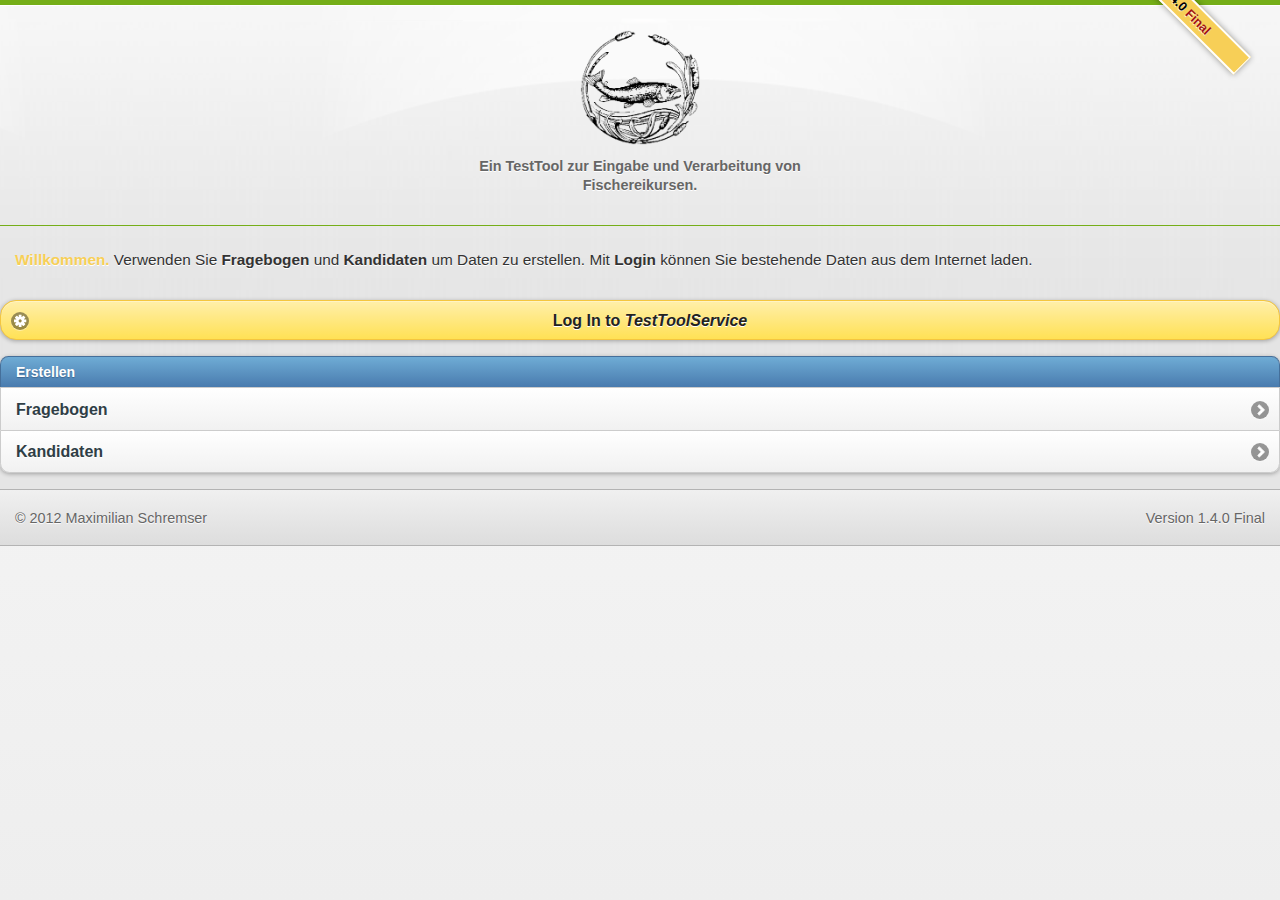
<file: assets/www/index.html>
<!DOCTYPE html>
<html xmlns="http://www.w3.org/1999/html">
<head>
    <meta charset="utf-8">
    <meta name="viewport" content="width=device-width, initial-scale=1">
    <title>ÖFG TestTool</title>
    <link rel="stylesheet" href="css/themes/default/jquery.mobile-1.2.0.css"/>
    <link rel="stylesheet" href="css/jqm-docs.css"/>
    <script src="js/jquery.js"></script>
    <script src="js/jqm-docs.js"></script>
    <script src="js/jquery.mobile-1.2.0.js"></script>
    <script src="js/cordova-2.2.0.js"></script>
    <script type="text/javascript" charset="utf-8">
        $.mobile.version = "1.4.0-Final";

        document.addEventListener("deviceready", onDeviceReady, false);
        function onDeviceReady() {
        }

        function submitLogin() {
            alert(123);
        }
    </script>
</head>
<body>
<div data-role="page" class="type-home">
    <div data-role="content">
        <p class="jqm-version"></p>

        <div id="jqm-homeheader">
            <h1 id="jqm-logo"><img src="css/images/oefg1880_logo.png" alt="&Ouml;FG TestTool"/></h1>

            <p>Ein TestTool zur Eingabe und Verarbeitung von Fischereikursen.</p>
        </div>

        <p class="intro"><strong>Willkommen.</strong> Verwenden Sie <b>Fragebogen</b> und <b>Kandidaten</b> um Daten zu
            erstellen. Mit <b>Login</b> können Sie bestehende Daten aus dem Internet laden.</p>

        <a href="#login" data-role="button" data-rel="dialog" data-icon="gear" data-theme="e" data-transition="slideup">Log In to <i>TestToolService</i></a>

        <ul data-role="listview" data-inset="true" data-theme="c" data-dividertheme="b">
            <li data-role="list-divider">Erstellen</li>
            <li><a href="fragebogen.html">Fragebogen</a></li>
            <li><a href="kandidaten.html">Kandidaten</a></li>
        </ul>

    </div>

    <div data-role="footer" class="footer-docs" data-theme="c">
        <p class="jqm-version"></p>

        <p>&copy; 2012 Maximilian Schremser</p>
    </div>

</div>
<!-- /page -->

<div data-role="page" id="login" data-theme="e">

    <div data-role="header" data-theme="b">
        <h1>Log In to <i>TestToolService</i></h1>

    </div>
    <!-- /header -->

    <div data-role="content" data-theme="b">
        <form method="post" action="login.jsp" class="ui-body ui-body-b ui-corner-all" onsubmit="return submitLogin()">
            <h2>Log In</h2>

            <fieldset>
                <div data-role="fieldcontain">
                    <label for="username" class="ui-input-text">Username:</label>
                    <input type="text" name="username" id="username" placeholder=""/>
                    <label for="password" class="select">Password:</label>
                    <input type="password" name="password" id="password" placeholder=""/>
                    <label for="service" class="select">Service:</label>
                    <input type="text" name="service" id="service" placeholder=""/>
                </div>
                <button type="submit" data-theme="b" name="submit" value="submit-value">Submit</button>
            </fieldset>
        </form>
    </div>
    <!-- /content -->


    <div data-role="footer" data-theme="b">
        <h4></h4>
    </div>
    <!-- /footer -->
</div>
<!-- /page popup -->
</body>
</html>
</file>
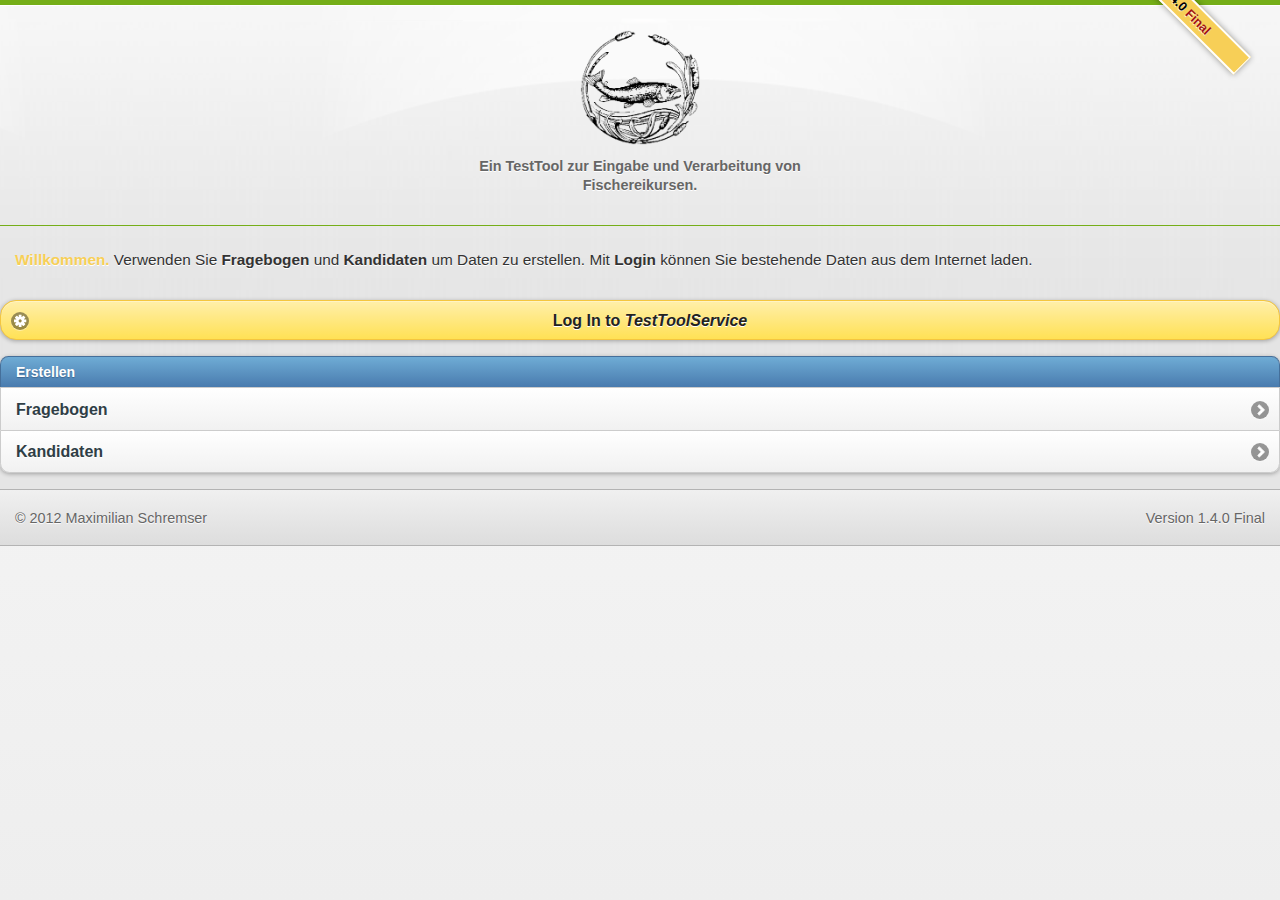
<file: assets/www/docs/index.html>
<!DOCTYPE html>
<html>
<head>
	<meta charset="utf-8">
	<meta name="viewport" content="width=device-width, initial-scale=1">
	<title>jQuery Mobile: Demos and Documentation</title>
	<link rel="stylesheet"  href="../css/themes/default/jquery.mobile-1.2.0.css" />
	<link rel="stylesheet" href="_assets/css/jqm-docs.css"/>

	<script src="../js/jquery.js"></script>
	<script src="../docs/_assets/js/jqm-docs.js"></script>
	<script src="../js/jquery.mobile-1.2.0.js"></script>
	<!-- Need to get a proper redirect hooked up. Blech. -->
	<meta http-equiv="refresh" content="0;url=../index.html">
</head> 
<body> 
	<div data-role="page" class="type-index">

<div data-role="header" data-theme="f">
	<h1>jQuery Mobile Docs</h1>
	<a href="../index.html" data-icon="home" data-iconpos="notext" class="ui-btn-right">Home</a>
</div>

<div data-role="content">   
	
<p>Nothing to see here folks.</p>
<a href="../index.html" data-role="button">View the documentation home page</a>

</div>

</div>
</body>
</html>
</file>
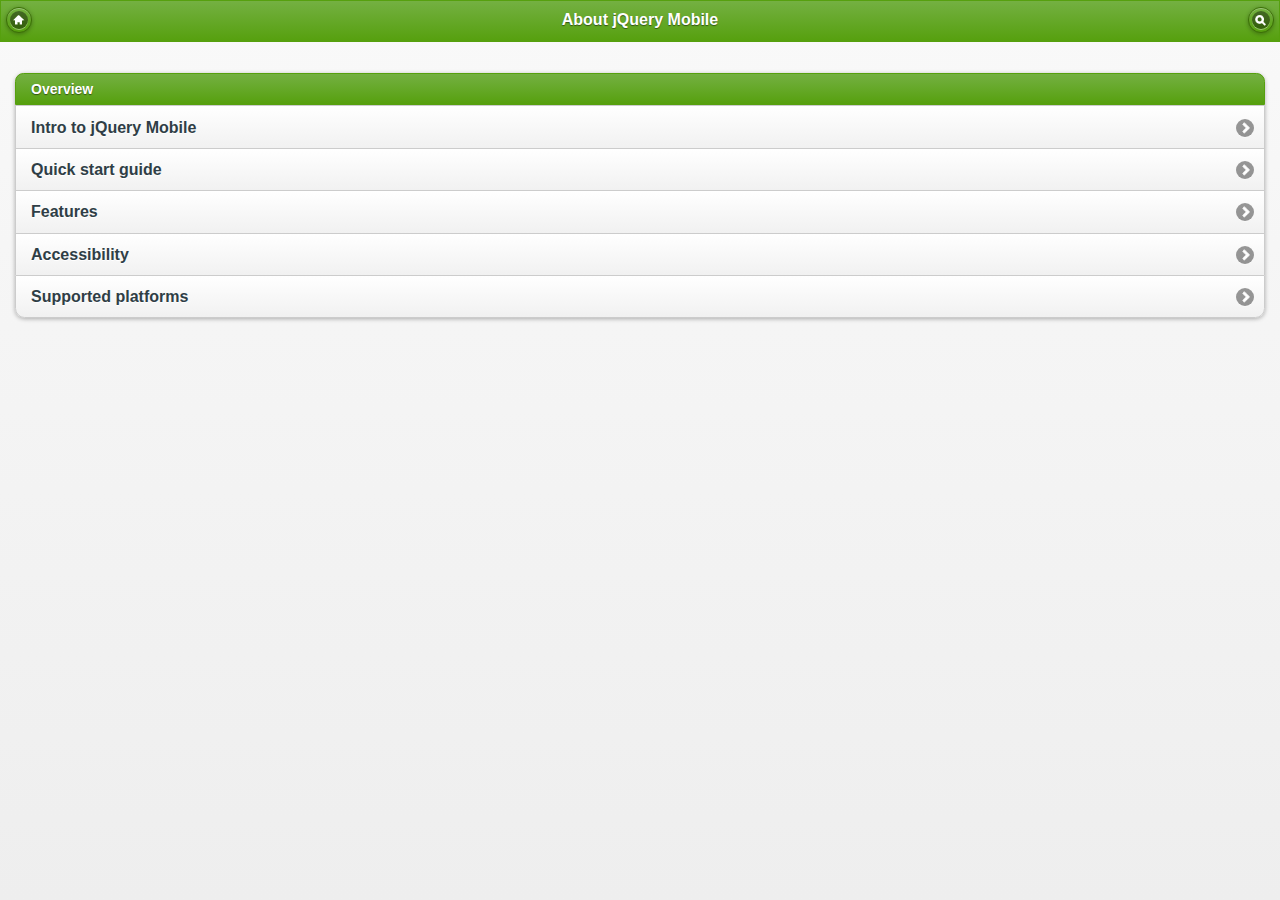
<file: assets/www/docs/about/index.html>
<!DOCTYPE html>
<html>
<head>
	<meta charset="utf-8">
	<meta name="viewport" content="width=device-width, initial-scale=1">
	<title>jQuery UI Mobile Framework - About</title>
	<link rel="stylesheet"  href="../../css/themes/default/jquery.mobile-1.2.0.css" />
	<link rel="stylesheet" href="../_assets/css/jqm-docs.css"/>

	<script src="../../js/jquery.js"></script>
	<script src="../../docs/_assets/js/jqm-docs.js"></script>
	<script src="../../js/jquery.mobile-1.2.0.js"></script>

</head>
<body> 

	<div data-role="page" class="type-index">

<div data-role="header" data-theme="f">
	<h1>About jQuery Mobile</h1>
	<a href="../../" data-icon="home" data-iconpos="notext" data-direction="reverse">Home</a>
		<a href="../nav.html" data-icon="search" data-iconpos="notext" data-rel="dialog" data-transition="fade">Search</a>
</div>

<div data-role="content">
	
	<ul data-role="listview" data-inset="true" data-theme="c" data-dividertheme="f">
		<li data-role="list-divider">Overview</li>
		<li><a href="intro.html">Intro to jQuery Mobile</a></li>
		<li><a href="getting-started.html">Quick start guide</a></li>	
		<li><a href="features.html">Features</a></li>
		<li><a href="accessibility.html">Accessibility</a></li>
		<li><a href="platforms.html">Supported platforms</a></li>
	</ul>

</div>

</div>
</body>
</html>
</file>
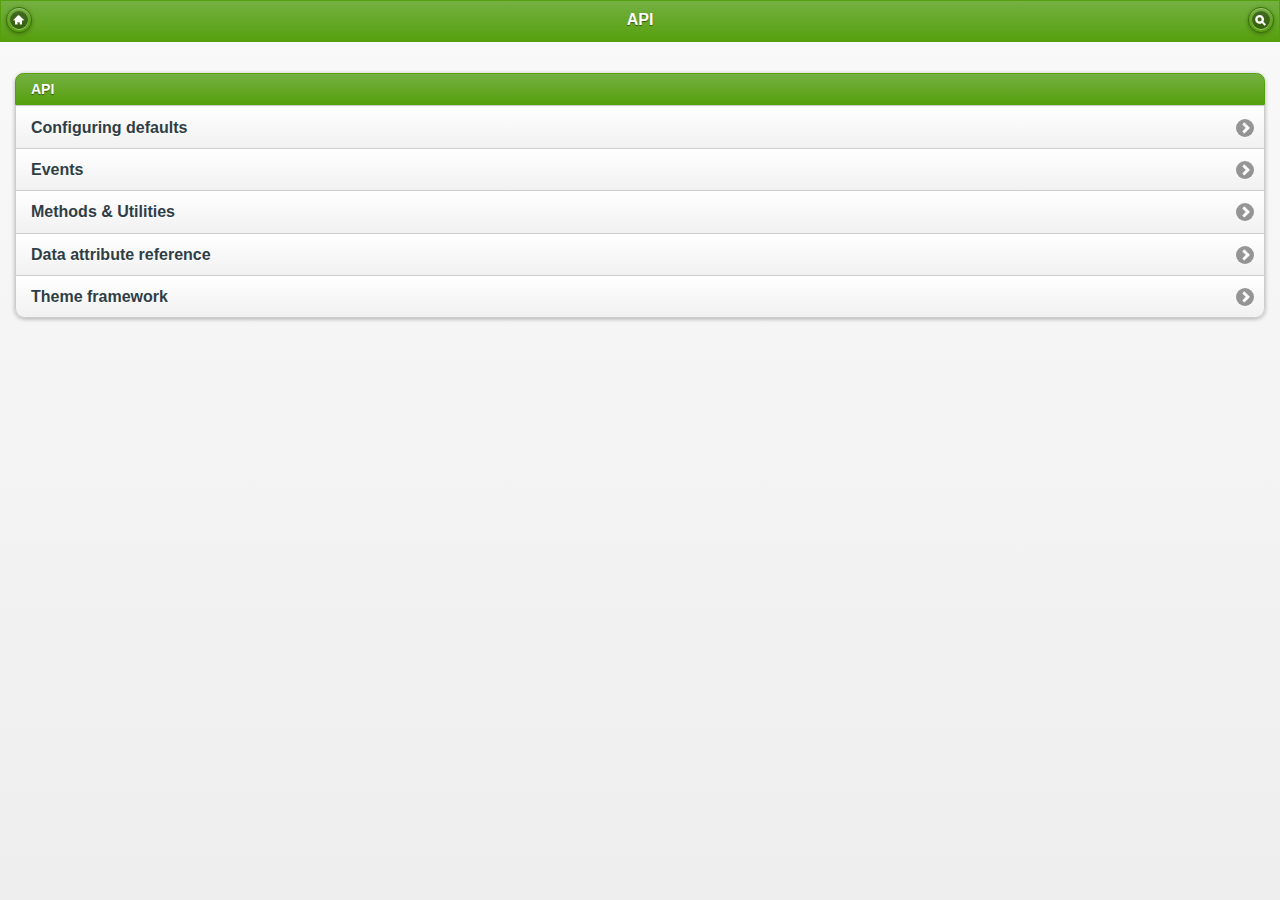
<file: assets/www/docs/api/index.html>
<!DOCTYPE html>
<html>
<head>
	<meta charset="utf-8">
	<meta name="viewport" content="width=device-width, initial-scale=1">
	<title>jQuery UI Mobile Framework - API</title>
	<link rel="stylesheet"  href="../../css/themes/default/jquery.mobile-1.2.0.css" />
	<link rel="stylesheet" href="../_assets/css/jqm-docs.css"/>

	<script src="../../js/jquery.js"></script>
	<script src="../../docs/_assets/js/jqm-docs.js"></script>
	<script src="../../js/jquery.mobile-1.2.0.js"></script>

</head> 
<body> 
<div data-role="page" class="type-index">

<div data-role="header" data-theme="f">
	<h1>API</h1>
	<a href="../../" data-icon="home" data-iconpos="notext" data-direction="reverse">Home</a>
		<a href="../nav.html" data-icon="search" data-iconpos="notext" data-rel="dialog" data-transition="fade">Search</a>
</div>

<div data-role="content">
	
		
		<ul data-role="listview" data-inset="true" data-theme="c" data-dividertheme="f">
			<li data-role="list-divider">API</li>
			<li><a href="globalconfig.html">Configuring defaults</a></li>
			<li><a href="events.html">Events</a></li>
			<li><a href="methods.html">Methods &amp; Utilities</a></li>
			<li><a href="data-attributes.html">Data attribute reference</a></li>
			<li><a href="themes.html">Theme framework</a></li>
		</ul>

</div>

</div>
</body>
</html>
</file>
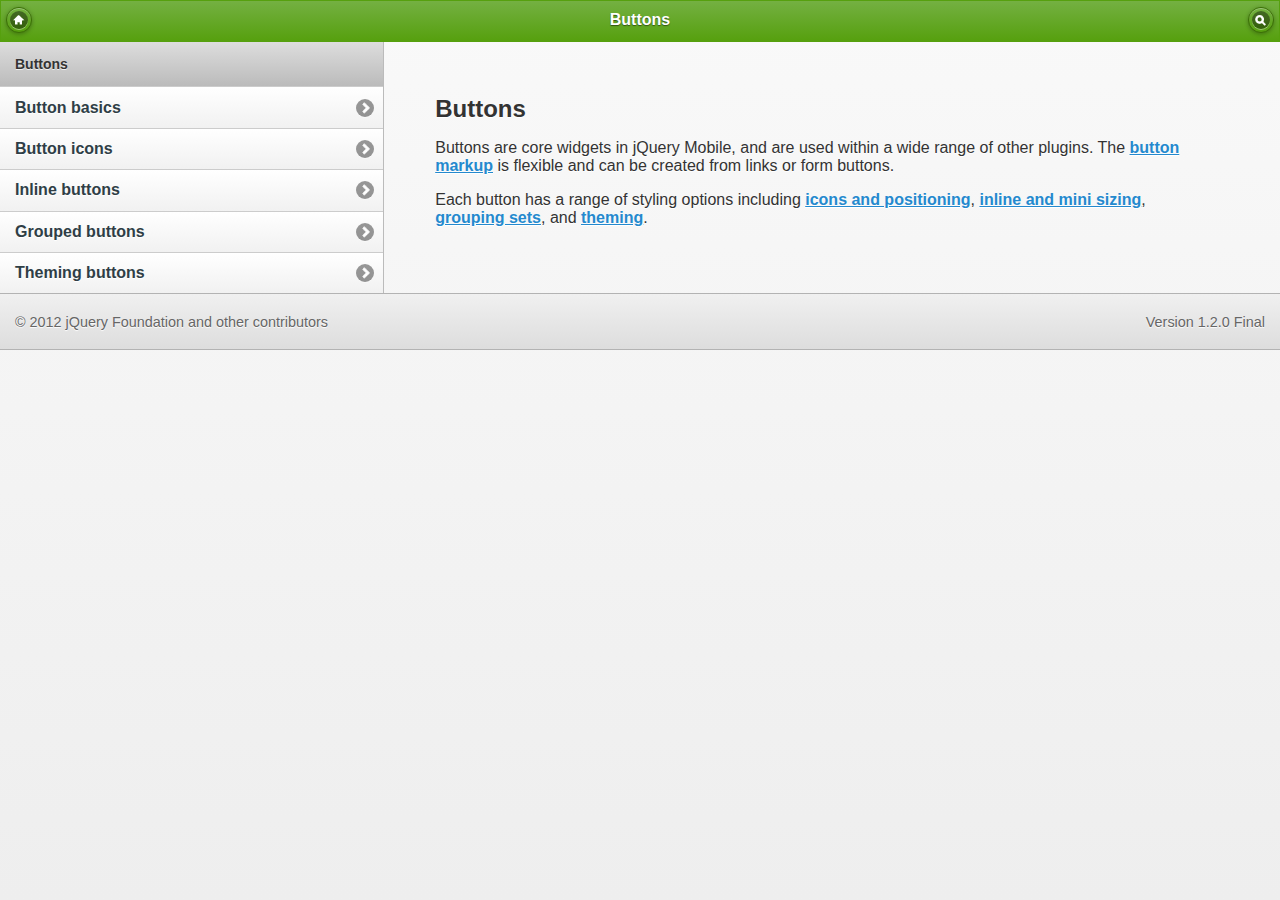
<file: assets/www/docs/buttons/index.html>
<!DOCTYPE html> 
<html>
	<head>
	<meta charset="utf-8">
	<meta name="viewport" content="width=device-width, initial-scale=1"> 
	<title>jQuery Mobile Docs - Buttons</title> 
	<link rel="stylesheet"  href="../../css/themes/default/jquery.mobile-1.2.0.css" />  
	<link rel="stylesheet" href="../_assets/css/jqm-docs.css"/>

	<script src="../../js/jquery.js"></script>
	<script src="../../docs/_assets/js/jqm-docs.js"></script>
	<script src="../../js/jquery.mobile-1.2.0.js"></script>

</head> 
<body> 

	<div data-role="page" class="type-interior">

		<div data-role="header" data-theme="f">
		<h1>Buttons</h1>
		<a href="../../" data-icon="home" data-iconpos="notext" data-direction="reverse">Home</a>
		<a href="../nav.html" data-icon="search" data-iconpos="notext" data-rel="dialog" data-transition="fade">Search</a>
	</div><!-- /header -->

	<div data-role="content">
		<div class="content-primary">
			<h2>Buttons</h2>
			<p>Buttons are core widgets in jQuery Mobile, and are used within a wide range of other plugins. The <a href="buttons-types.html"> button markup</a> is flexible and can be created from links or form buttons.</p>
			<p>Each button has a range of styling options including <a href="buttons-icons.html">icons and positioning</a>, <a href="buttons-inline.html">inline and mini sizing</a>, <a href="buttons-grouped.html">grouping sets</a>, and <a href="buttons-themes.html">theming</a>.</p>
			
      </div>
		<!--/content-primary -->

				<div class="content-secondary">

					<div data-role="collapsible" data-collapsed="true" data-theme="b" data-content-theme="d">

							<h3>In this section</h3>

							<ul data-role="listview" data-theme="c" data-dividertheme="d">
								<li data-role="list-divider">Buttons</li>
								<li><a href="buttons-types.html">Button basics</a></li>
								<li><a href="buttons-icons.html">Button icons</a></li>
								<li><a href="buttons-inline.html">Inline buttons</a></li>
								<li><a href="buttons-grouped.html">Grouped buttons</a></li>
								<li><a href="buttons-themes.html">Theming buttons</a></li>
							</ul>
					</div>
				</div>

			</div><!-- /content -->

			<div data-role="footer" class="footer-docs" data-theme="c">
					<p class="jqm-version"></p>
				<p>&copy; 2012 jQuery Foundation and other contributors</p>
			</div>

			</div><!-- /page -->

</body>
</html>
</file>
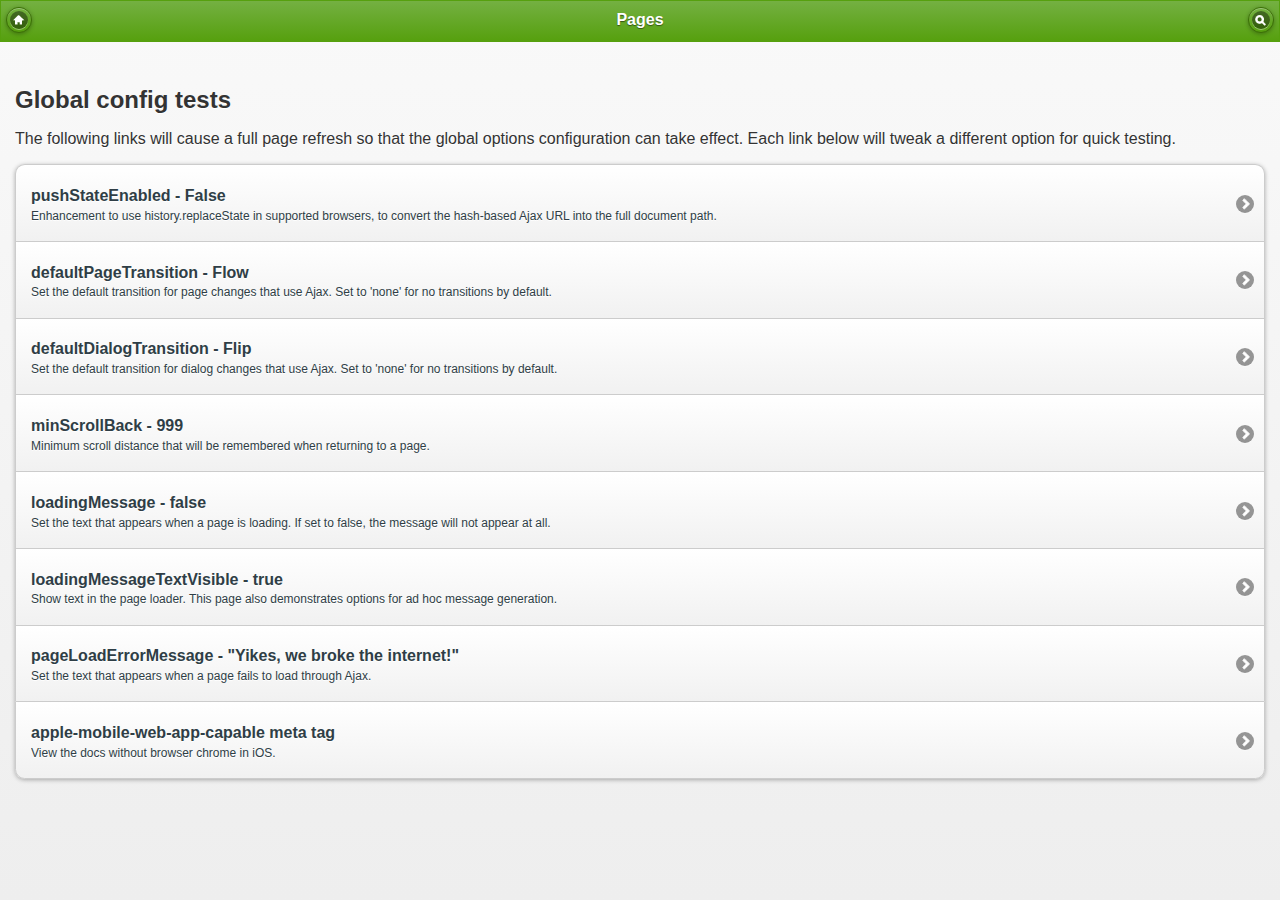
<file: assets/www/docs/config/index.html>
<!DOCTYPE html> 
<html>
	<head>
	<meta charset="utf-8">
	<meta name="viewport" content="width=device-width, initial-scale=1"> 
	<title>jQuery Mobile Docs - Configuration</title> 
	<link rel="stylesheet"  href="../../css/themes/default/jquery.mobile-1.2.0.css" />  
	<link rel="stylesheet" href="../_assets/css/jqm-docs.css"/>

	<script src="../../js/jquery.js"></script>
	<script src="../../docs/_assets/js/jqm-docs.js"></script>
	<script src="../../js/jquery.mobile-1.2.0.js"></script>

</head> 
<body> 

	<div data-role="page" class="type-index">

		<div data-role="header" data-theme="f">
		<h1>Pages</h1>
		<a href="../../" data-icon="home" data-iconpos="notext" data-direction="reverse">Home</a>
		<a href="../nav.html" data-icon="search" data-iconpos="notext" data-rel="dialog" data-transition="fade">Search</a>
	</div><!-- /header -->

	<div data-role="content">
				<h2>Global config tests</h2>
				<p>The following links will cause a full page refresh so that the global options configuration can take effect. Each link below will tweak a different option for quick testing.</p>

			
		<ul data-role="listview" data-inset="true">
			<li>
				<a href="pushState.html" data-ajax="false">
				<h3>pushStateEnabled - False</h3>
				<p>Enhancement to use history.replaceState in supported browsers, to convert the hash-based Ajax URL into the full document path. </p>
				</a>
			</li>
			<li>
				<a href="pageTransition.html" data-ajax="false">
				<h3>defaultPageTransition - Flow</h3>
				<p>Set the default transition for page changes that use Ajax. Set to 'none' for no transitions by default.</p>
				</a>
			</li>
			<li>
				<a href="dialogTransition.html" data-ajax="false">
				<h3>defaultDialogTransition - Flip</h3>
				<p>Set the default transition for dialog changes that use Ajax. Set to 'none' for no transitions by default.</p>
				</a>
			</li>
			<li>
				<a href="minScrollBack.html" data-ajax="false">
				<h3>minScrollBack - 999</h3>
				<p>Minimum scroll distance that will be remembered when returning to a page.</p>
				</a>
			</li>
			<li>
				<a href="loadingMessage.html" data-ajax="false">
				<h3>loadingMessage - false</h3>
				<p>Set the text that appears when a page is loading. If set to false, the message will not appear at all.</p>
				</a>
			</li>
			<li>
				<a href="loadingMessageTextVisible.html" data-ajax="false">
				<h3>loadingMessageTextVisible - true</h3>
				<p>Show text in the page loader.  This page also demonstrates options for ad hoc message generation.</p>
				</a>
			</li>
			<li>
				<a href="pageLoadErrorMessage.html" data-ajax="false">
				<h3>pageLoadErrorMessage - "Yikes, we broke the internet!"</h3>
				<p>Set the text that appears when a page fails to load through Ajax.</p>
				</a>
			</li>
			<li>
				<a href="iOSFullscreen.html" data-ajax="false">
				<h3>apple-mobile-web-app-capable meta tag</h3>
				<p>View the docs without browser chrome in iOS.</p>
				</a>
			</li>
		</ul>
		

		</div><!-- /ui-body wrapper -->	
</div><!-- /page -->

</body>
</html>
</file>
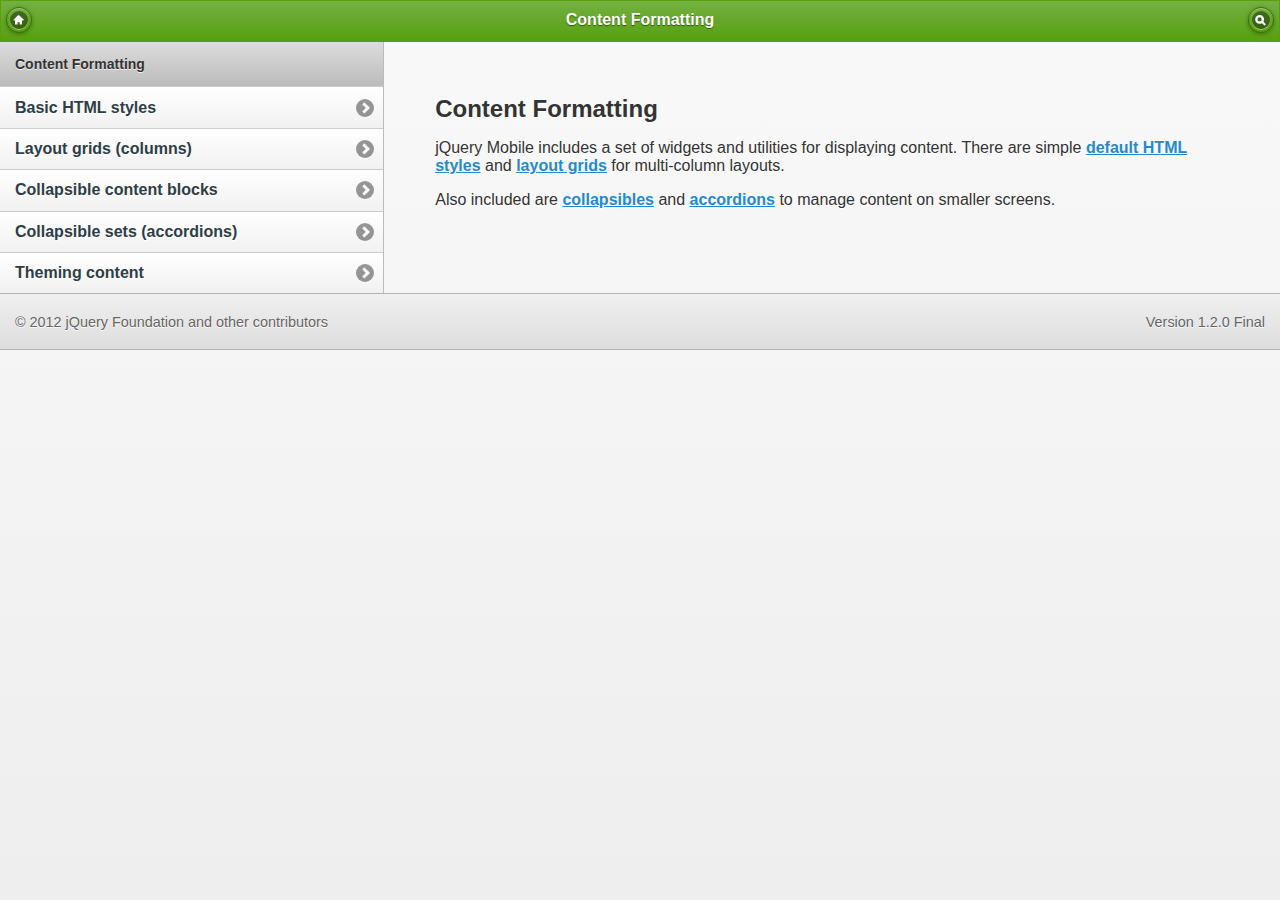
<file: assets/www/docs/content/index.html>
<!DOCTYPE html> 
<html>
	<head>
	<meta charset="utf-8">
	<meta name="viewport" content="width=device-width, initial-scale=1"> 
	<title>jQuery Mobile Docs - Content Formatting</title> 
	<link rel="stylesheet"  href="../../css/themes/default/jquery.mobile-1.2.0.css" />  
	<link rel="stylesheet" href="../_assets/css/jqm-docs.css"/>

	<script src="../../js/jquery.js"></script>
	<script src="../../docs/_assets/js/jqm-docs.js"></script>
	<script src="../../js/jquery.mobile-1.2.0.js"></script>

</head> 
<body> 

	<div data-role="page" class="type-interior">

		<div data-role="header" data-theme="f">
		<h1>Content Formatting</h1>
		<a href="../../" data-icon="home" data-iconpos="notext" data-direction="reverse">Home</a>
		<a href="../nav.html" data-icon="search" data-iconpos="notext" data-rel="dialog" data-transition="fade">Search</a>
	</div><!-- /header -->

	<div data-role="content">
		<div class="content-primary">
			<h2>Content Formatting</h2>
			<p>jQuery Mobile includes a set of widgets and utilities for displaying content. There are simple <a href="content-html.html"> default HTML styles</a> and <a href="content-grids.html">layout grids</a> for multi-column layouts.</p>
			<p>Also included are <a href="content-collapsible.html">collapsibles</a> and <a href="content-collapsible-set.html">accordions</a> to manage content on smaller screens. </p>
      </div>
		<!--/content-primary -->

				<div class="content-secondary">

					<div data-role="collapsible" data-collapsed="true" data-theme="b" data-content-theme="d">

							<h3>In this section</h3>

							<ul data-role="listview" data-theme="c" data-dividertheme="d">
								<li data-role="list-divider">Content Formatting</li>
								<li><a href="content-html.html">Basic HTML styles</a></li>
								<li><a href="content-grids.html">Layout grids (columns)</a></li>
								<li><a href="content-collapsible.html">Collapsible content blocks</a></li>
								<li><a href="content-collapsible-set.html">Collapsible sets (accordions)</a></li>
								<li><a href="content-themes.html">Theming content</a></li>
							</ul>
					</div>
				</div>

			</div><!-- /content -->

			<div data-role="footer" class="footer-docs" data-theme="c">
					<p class="jqm-version"></p>
				<p>&copy; 2012 jQuery Foundation and other contributors</p>
			</div>

			</div><!-- /page -->

</body>
</html>
</file>
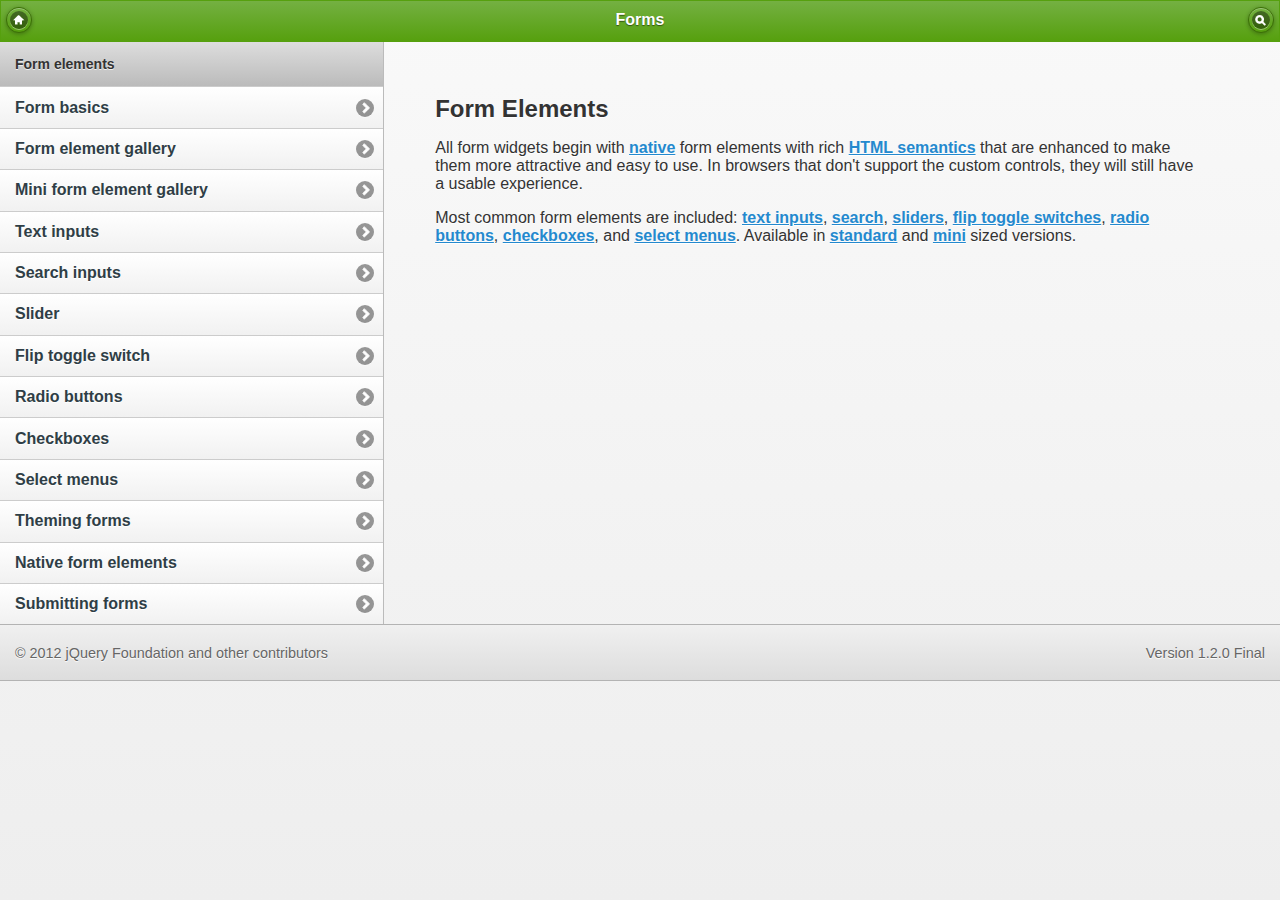
<file: assets/www/docs/forms/index.html>
<!DOCTYPE html> 
<html>
	<head>
	<meta charset="utf-8">
	<meta name="viewport" content="width=device-width, initial-scale=1"> 
	<title>jQuery Mobile Docs - Forms</title> 
	<link rel="stylesheet"  href="../../css/themes/default/jquery.mobile-1.2.0.css" />  
	<link rel="stylesheet" href="../_assets/css/jqm-docs.css"/>

	<script src="../../js/jquery.js"></script>
	<script src="../../docs/_assets/js/jqm-docs.js"></script>
	<script src="../../js/jquery.mobile-1.2.0.js"></script>

</head> 
<body> 

	<div data-role="page" class="type-interior">

		<div data-role="header" data-theme="f">
		<h1>Forms</h1>
		<a href="../../" data-icon="home" data-iconpos="notext" data-direction="reverse">Home</a>
		<a href="../nav.html" data-icon="search" data-iconpos="notext" data-rel="dialog" data-transition="fade">Search</a>
	</div><!-- /header -->

	<div data-role="content">
		<div class="content-primary">
			<h2>Form Elements</h2>
			<p>All form widgets begin with <a href="forms-all-native.html">native</a> form elements with rich  <a href="docs-forms.html">HTML semantics</a> that are enhanced to make them more attractive and easy to use. In browsers that don't support the custom controls, they will still have a usable experience.</p>
			<p>Most common form elements are included: <a href="textinputs/">text inputs</a>, <a href="search/">search</a>, <a href="slider/">sliders</a>, <a href="switch/">flip toggle switches</a>, <a href="radiobuttons/">radio buttons</a>, <a href="checkboxes/">checkboxes</a>, and <a href="selects/">select menus</a>. Available in <a href="forms-all.html">standard</a> and <a href="forms-all-mini.html">mini</a> sized versions.</p>
      </div>
		<!--/content-primary -->

				<div class="content-secondary">

					<div data-role="collapsible" data-collapsed="true" data-theme="b" data-content-theme="d">

							<h3>In this section</h3>

							<ul data-role="listview" data-theme="c" data-dividertheme="d">
								<li data-role="list-divider">Form elements</li>
								<li><a href="docs-forms.html">Form basics</a></li>
								<li><a href="forms-all.html">Form element gallery</a></li>
								<li><a href="forms-all-mini.html">Mini form element gallery</a></li>
								<li><a href="textinputs/">Text inputs</a></li>
								<li><a href="search/">Search inputs</a></li>
								<li><a href="slider/">Slider</a></li>
								<li><a href="switch/">Flip toggle switch</a></li>
								<li><a href="radiobuttons/">Radio buttons</a></li>
								<li><a href="checkboxes/">Checkboxes</a></li>
								<li><a href="selects/">Select menus</a></li>
								<li><a href="forms-themes.html">Theming forms</a></li>
								<li><a href="forms-all-native.html">Native form elements</a></li>
								<li><a href="forms-sample.html">Submitting forms</a></li>
							</ul>
					</div>
				</div>

			</div><!-- /content -->

			<div data-role="footer" class="footer-docs" data-theme="c">
					<p class="jqm-version"></p>
				<p>&copy; 2012 jQuery Foundation and other contributors</p>
			</div>

			</div><!-- /page -->

</body>
</html>
</file>
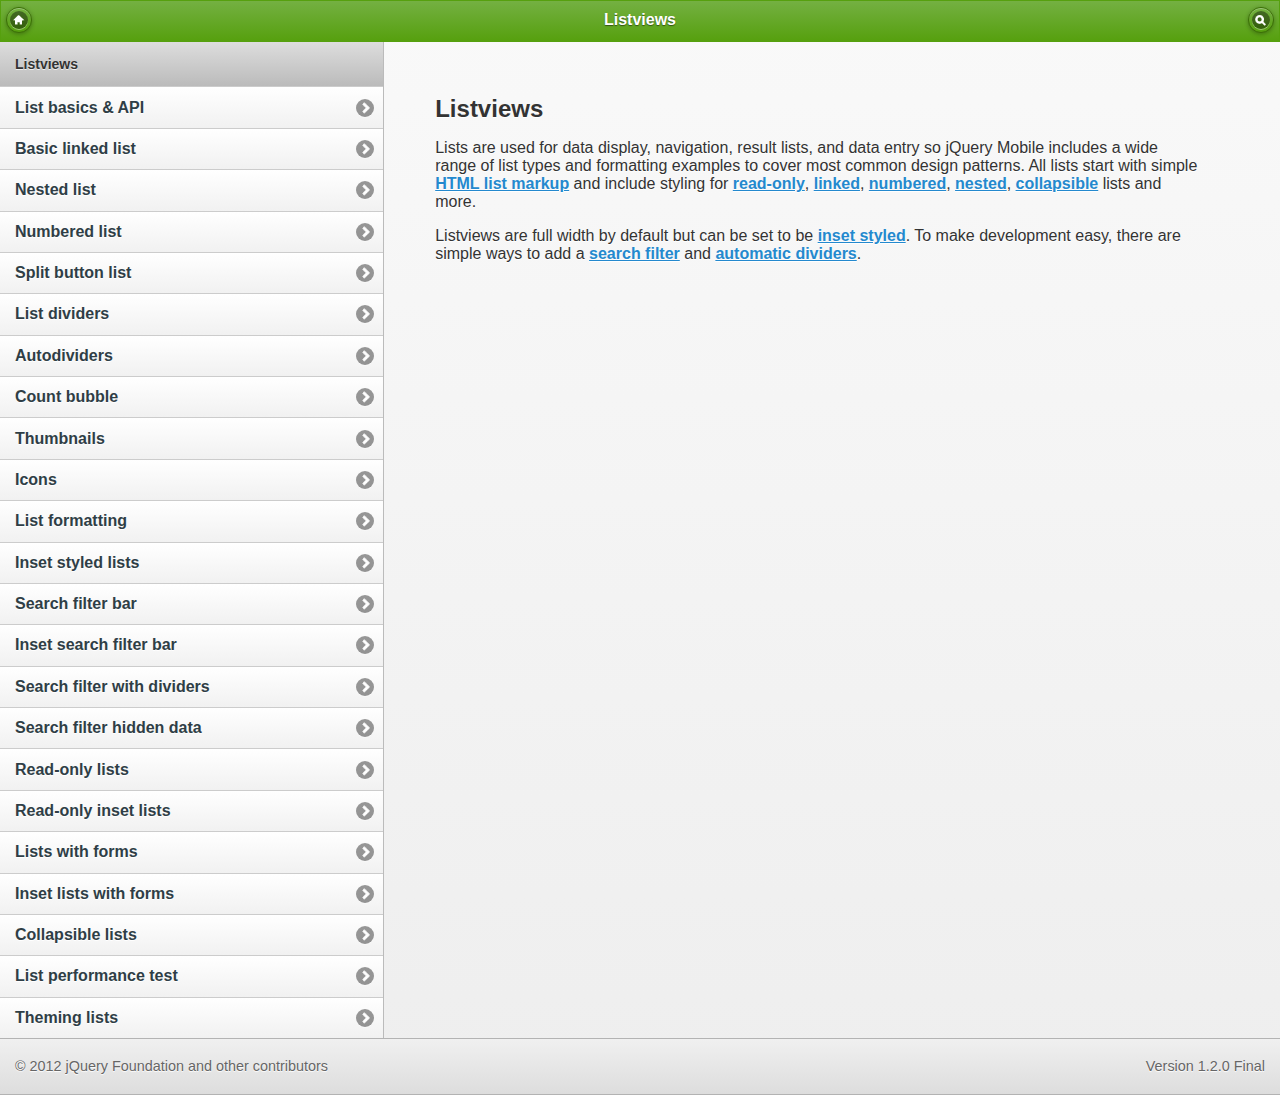
<file: assets/www/docs/lists/index.html>
<!DOCTYPE html> 
<html>
	<head>
	<meta charset="utf-8">
	<meta name="viewport" content="width=device-width, initial-scale=1"> 
	<title>jQuery Mobile Docs - Listviews</title> 
	<link rel="stylesheet"  href="../../css/themes/default/jquery.mobile-1.2.0.css" />  
	<link rel="stylesheet" href="../_assets/css/jqm-docs.css"/>

	<script src="../../js/jquery.js"></script>
	<script src="../../docs/_assets/js/jqm-docs.js"></script>
	<script src="../../js/jquery.mobile-1.2.0.js"></script>

</head> 
<body> 

	<div data-role="page" class="type-interior">

		<div data-role="header" data-theme="f">
		<h1>Listviews</h1>
		<a href="../../" data-icon="home" data-iconpos="notext" data-direction="reverse">Home</a>
		<a href="../nav.html" data-icon="search" data-iconpos="notext" data-rel="dialog" data-transition="fade">Search</a>
	</div><!-- /header -->

	<div data-role="content">
		<div class="content-primary">
			<h2>Listviews</h2>
			<p>Lists are used for data display, navigation, result lists, and data entry so jQuery Mobile includes a wide range of list types and formatting examples to cover most common design patterns. All lists start with simple <a href="docs-lists.html">HTML list markup</a> and include styling for <a href="lists-readonly.html">read-only</a>, <a href="lists-all-full.html">linked</a>, <a href="lists-ol.html">numbered</a>, <a href="lists-nested.html">nested</a>, <a href="lists-collapsible.html">collapsible</a> lists and more.</p>
			<p>Listviews are full width by default but can be set to be <a href="lists-inset.html">inset styled</a>. To make development easy, there are simple ways to add a <a href="lists-search.html">search filter</a> and <a href="lists-autodividers.html">automatic dividers</a>.</p>
      </div>
		<!--/content-primary -->

				<div class="content-secondary">

					<div data-role="collapsible" data-collapsed="true" data-theme="b" data-content-theme="d">

							<h3>In this section</h3>

							<ul data-role="listview" data-theme="c" data-dividertheme="d">
								<li data-role="list-divider">Listviews</li>
								<li><a href="docs-lists.html">List basics &amp; API</a></li>
								<li><a href="lists-ul.html">Basic linked list</a></li>
								<li><a href="lists-nested.html">Nested list</a></li>
								<li><a href="lists-ol.html">Numbered list</a></li>

								<li><a href="lists-split.html">Split button list</a></li>	
								<li><a href="lists-divider.html">List dividers</a></li>
								<li><a href="lists-autodividers.html">Autodividers</a></li>
								<li><a href="lists-count.html">Count bubble</a></li>
								<li><a href="lists-thumbnails.html">Thumbnails</a></li>
								<li><a href="lists-icons.html">Icons</a></li>
								<li><a href="lists-formatting.html">List formatting</a></li>
								<li><a href="lists-inset.html">Inset styled lists</a></li>

								<li><a href="lists-search.html">Search filter bar</a></li>
								<li><a href="lists-search-inset.html">Inset search filter bar</a></li>
								<li><a href="lists-search-with-dividers.html">Search filter with dividers</a></li>
								<li><a href="lists-search-filtertext.html">Search filter hidden data</a></li>

								<li><a href="lists-readonly.html">Read-only lists</a></li>
								<li><a href="lists-readonly-inset.html">Read-only inset lists</a></li>
								<li><a href="lists-forms.html">Lists with forms</a></li>
								<li><a href="lists-forms-inset.html">Inset lists with forms</a></li>

								<li><a href="lists-collapsible.html">Collapsible lists</a></li>

								<li><a href="lists-performance.html">List performance test</a></li>
								<li><a href="lists-themes.html">Theming lists</a></li>
							</ul>
					</div>
				</div>

			</div><!-- /content -->

			<div data-role="footer" class="footer-docs" data-theme="c">
					<p class="jqm-version"></p>
				<p>&copy; 2012 jQuery Foundation and other contributors</p>
			</div>

			</div><!-- /page -->

</body>
</html>
</file>
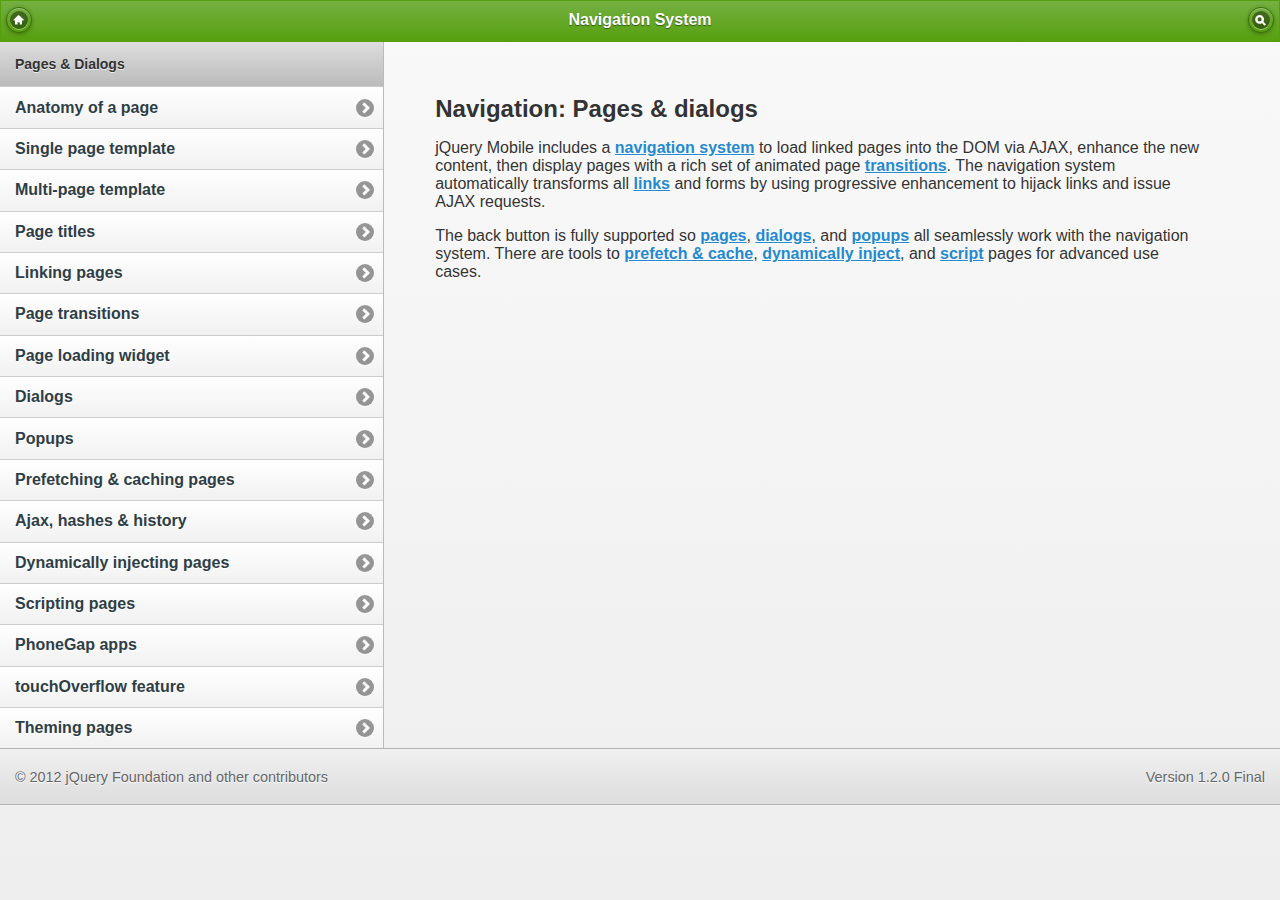
<file: assets/www/docs/pages/index.html>
<!DOCTYPE html> 
<html>
	<head>
	<meta charset="utf-8">
	<meta name="viewport" content="width=device-width, initial-scale=1"> 
	<title>jQuery Mobile Docs - Pages</title> 
	<link rel="stylesheet"  href="../../css/themes/default/jquery.mobile-1.2.0.css" />  
	<link rel="stylesheet" href="../_assets/css/jqm-docs.css"/>

	<script src="../../js/jquery.js"></script>
	<script src="../../docs/_assets/js/jqm-docs.js"></script>
	<script src="../../js/jquery.mobile-1.2.0.js"></script>

</head> 
<body> 

	<div data-role="page" class="type-interior">

		<div data-role="header" data-theme="f">
		<h1>Navigation System</h1>
		<a href="../../" data-icon="home" data-iconpos="notext" data-direction="reverse">Home</a>
		<a href="../nav.html" data-icon="search" data-iconpos="notext" data-rel="dialog" data-transition="fade">Search</a>
	</div><!-- /header -->

	<div data-role="content">
		<div class="content-primary">
			<h2>Navigation: Pages &amp; dialogs</h2>
			<p>jQuery Mobile includes a <a href="page-navmodel.html">navigation system</a> to load linked pages into the DOM via AJAX, enhance the new content, then display pages with a rich set of animated page <a href="page-transitions.html">transitions</a>. The navigation system automatically transforms all <a href="page-links.html">links</a> and forms by using progressive enhancement to hijack links and issue AJAX requests. </p>
			<p>The back button is fully supported so <a href="page-anatomy.html">pages</a>, <a href="dialog/index.html">dialogs</a>, and <a href="popup/index.html">popups</a> all seamlessly work with the navigation system. There are tools to <a href="page-cache.html">prefetch &amp; cache</a>, <a href="page-dynamic.html">dynamically inject</a>, and <a href="page-scripting.html">script</a> pages for advanced use cases.</p>
      </div>
		<!--/content-primary -->

				<div class="content-secondary">

					<div data-role="collapsible" data-collapsed="true" data-theme="b" data-content-theme="d">

							<h3>In this section</h3>

							<ul data-role="listview" data-theme="c" data-dividertheme="d">

								<li data-role="list-divider">Pages &amp; Dialogs</li>
								<li><a href="page-anatomy.html">Anatomy of a page</a></li>
								<li><a href="page-template.html" data-ajax="false">Single page template</a></li>
								<li><a href="multipage-template.html" data-ajax="false">Multi-page template</a></li>
								<li><a href="page-titles.html">Page titles</a></li>
								<li><a href="page-links.html">Linking pages</a></li>
								<li><a href="page-transitions.html">Page transitions</a></li>
								<li><a href="loader.html">Page loading widget</a></li>
								<li><a href="dialog/index.html">Dialogs</a></li>
								<li><a href="popup/index.html">Popups</a></li>
								<li><a href="page-cache.html">Prefetching &amp; caching pages</a></li>
								<li><a href="page-navmodel.html">Ajax, hashes &amp; history</a></li>
								<li><a href="page-dynamic.html">Dynamically injecting pages</a></li>
								<li><a href="page-scripting.html">Scripting pages</a></li>
								<li><a href="phonegap.html">PhoneGap apps</a></li>
								<li><a href="touchoverflow.html">touchOverflow feature</a></li>
								<li><a href="pages-themes.html">Theming pages</a></li>
							</ul>
					</div>
				</div>

			</div><!-- /content -->

			<div data-role="footer" class="footer-docs" data-theme="c">
					<p class="jqm-version"></p>
				<p>&copy; 2012 jQuery Foundation and other contributors</p>
			</div>

			</div><!-- /page -->

</body>
</html>
</file>
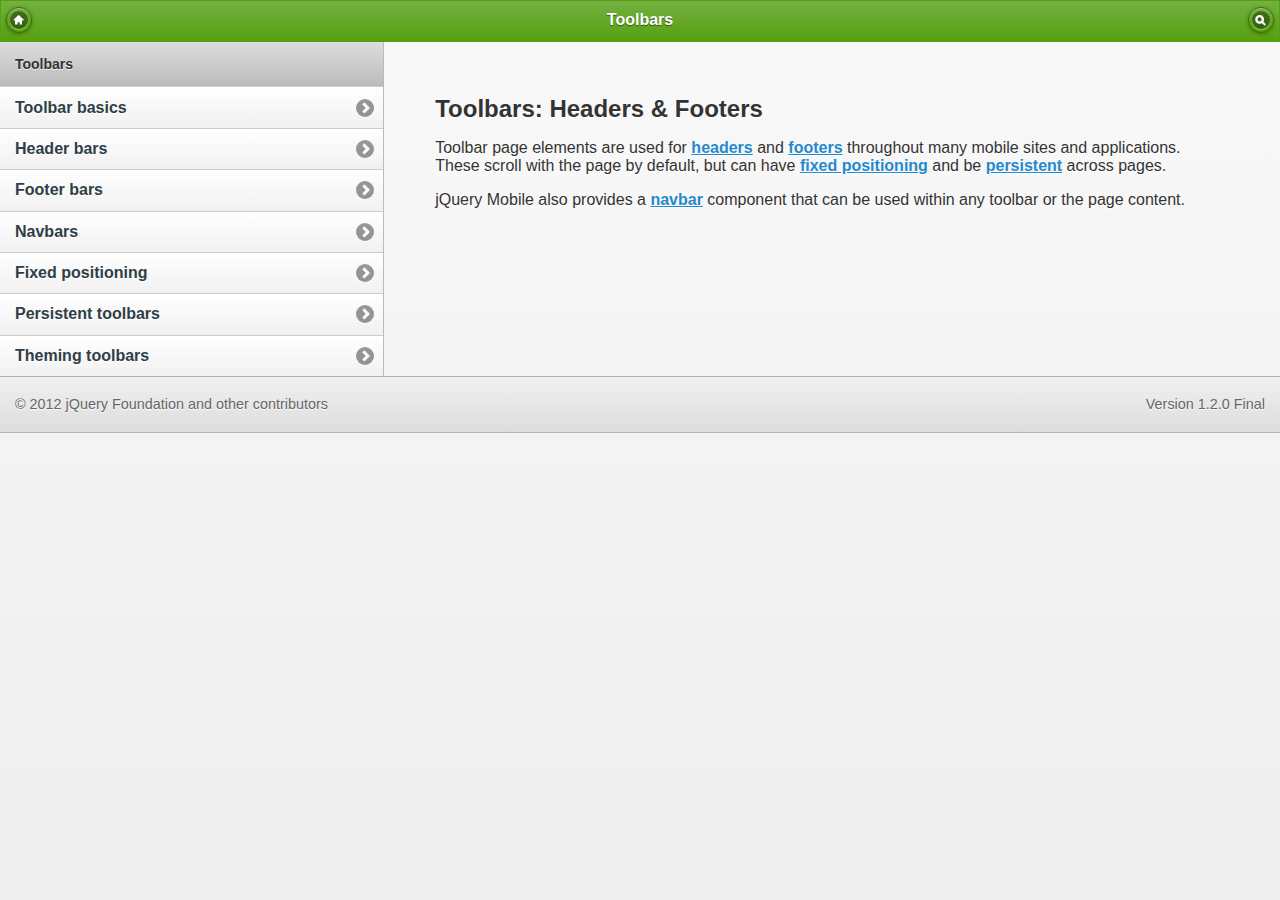
<file: assets/www/docs/toolbars/index.html>
<!DOCTYPE html> 
<html>
	<head>
	<meta charset="utf-8">
	<meta name="viewport" content="width=device-width, initial-scale=1"> 
	<title>jQuery Mobile Docs - Toolbars</title> 
	<link rel="stylesheet"  href="../../css/themes/default/jquery.mobile-1.2.0.css" />  
	<link rel="stylesheet" href="../_assets/css/jqm-docs.css"/>

	<script src="../../js/jquery.js"></script>
	<script src="../../docs/_assets/js/jqm-docs.js"></script>
	<script src="../../js/jquery.mobile-1.2.0.js"></script>

</head> 
<body> 

	<div data-role="page" class="type-interior">

		<div data-role="header" data-theme="f">
		<h1>Toolbars</h1>
		<a href="../../" data-icon="home" data-iconpos="notext" data-direction="reverse">Home</a>
		<a href="../nav.html" data-icon="search" data-iconpos="notext" data-rel="dialog" data-transition="fade">Search</a>
	</div><!-- /header -->

	<div data-role="content">
		<div class="content-primary">
			<h2>Toolbars: Headers &amp; Footers</h2>
			<p>Toolbar page elements are used for <a href="docs-headers.html">headers</a> and <a href="docs-footers.html">footers</a> throughout many mobile sites and applications. These scroll with the page by default, but can have <a href="bars-fixed.html">fixed positioning</a> and be <a href="footer-persist-a.html">persistent</a> across pages.</p>
			<p>jQuery Mobile also provides a <a href="docs-navbar.html">navbar</a> component that can be used within any toolbar or the page content.</p>
      </div>
		<!--/content-primary -->

				<div class="content-secondary">

					<div data-role="collapsible" data-collapsed="true" data-theme="b" data-content-theme="d">

							<h3>In this section</h3>

							<ul data-role="listview" data-theme="c" data-dividertheme="d">
								<li data-role="list-divider">Toolbars</li>
								<li><a href="docs-bars.html">Toolbar basics</a></li>
								<li><a href="docs-headers.html">Header bars</a></li>
								<li><a href="docs-footers.html">Footer bars</a></li>
								<li><a href="docs-navbar.html">Navbars</a></li>
								<li><a href="bars-fixed.html">Fixed positioning</a></li>
								<li><a href="footer-persist-a.html">Persistent toolbars</a></li>
								<li><a href="bars-themes.html">Theming toolbars</a></li>
								<!--<li><a href="api-bars.html">API documentation</a></li>-->
							</ul>
					</div>
				</div>

			</div><!-- /content -->

			<div data-role="footer" class="footer-docs" data-theme="c">
					<p class="jqm-version"></p>
				<p>&copy; 2012 jQuery Foundation and other contributors</p>
			</div>

			</div><!-- /page -->

</body>
</html>
</file>
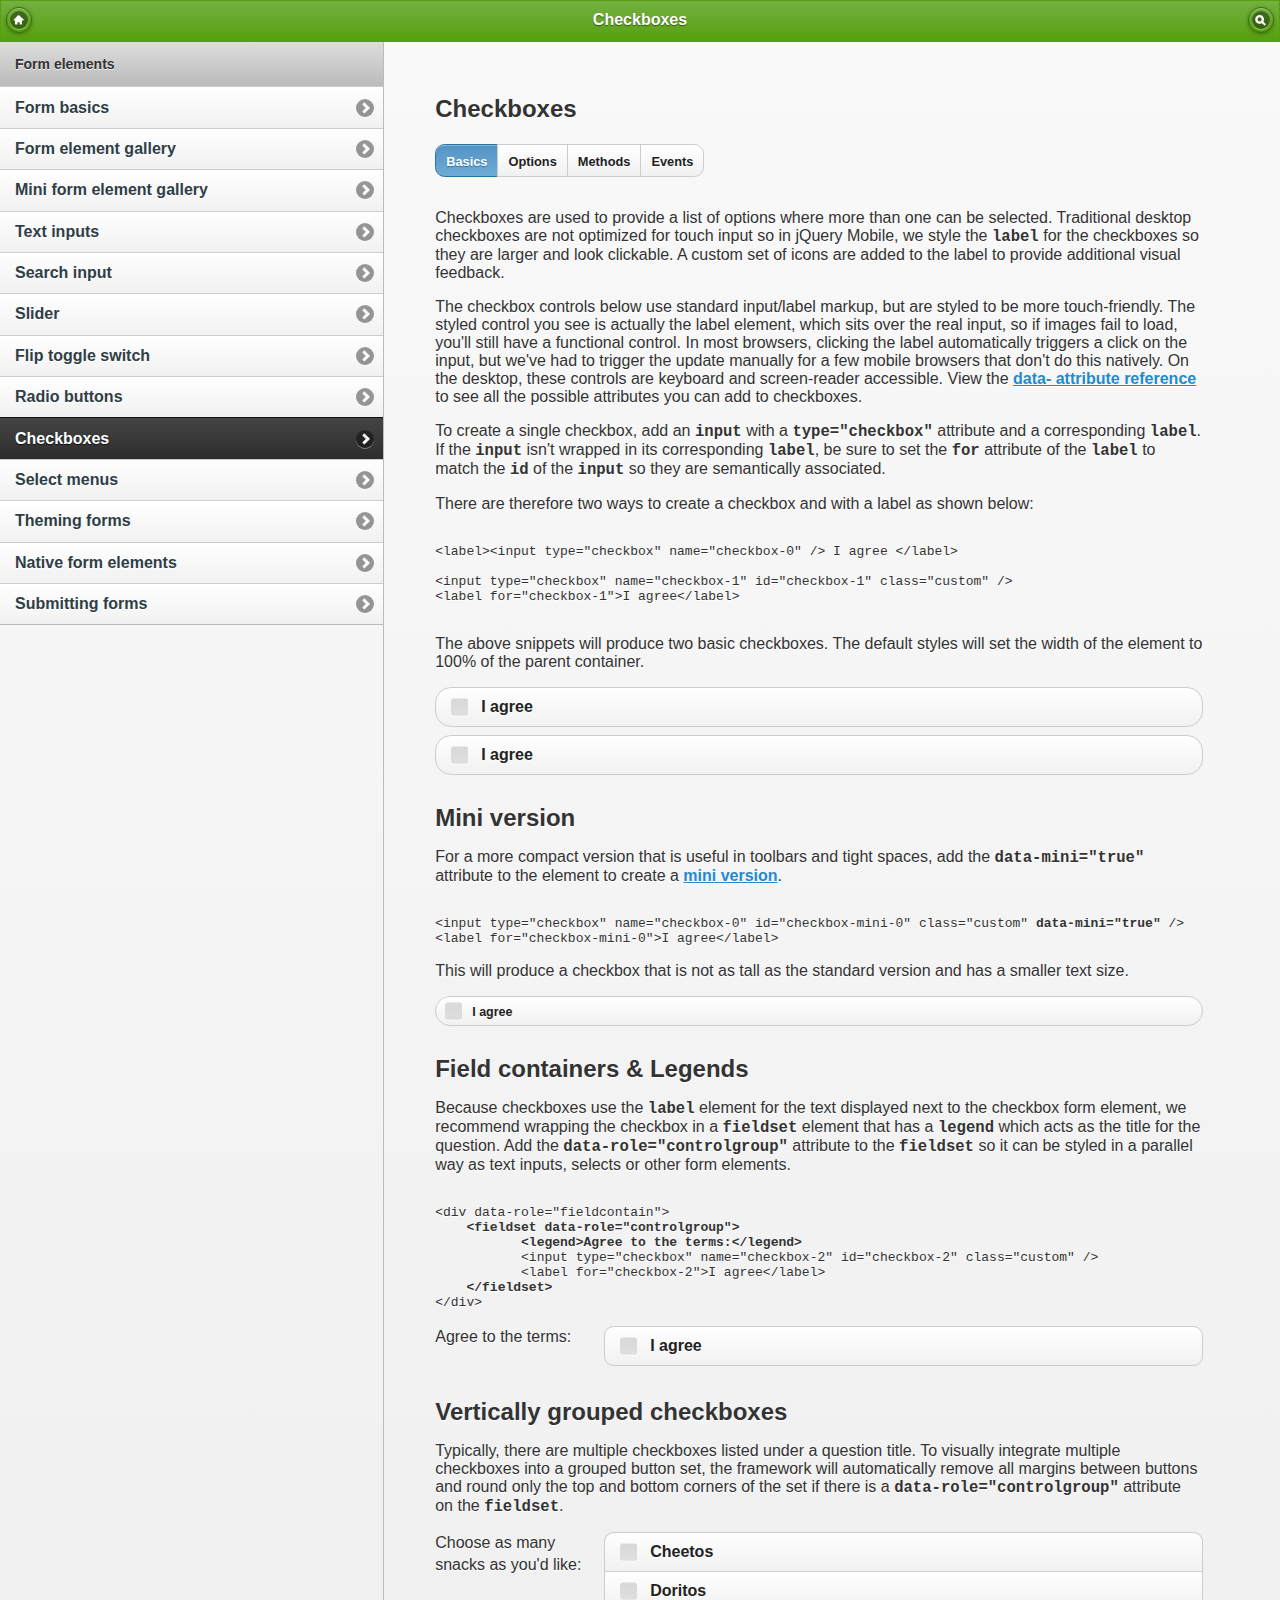
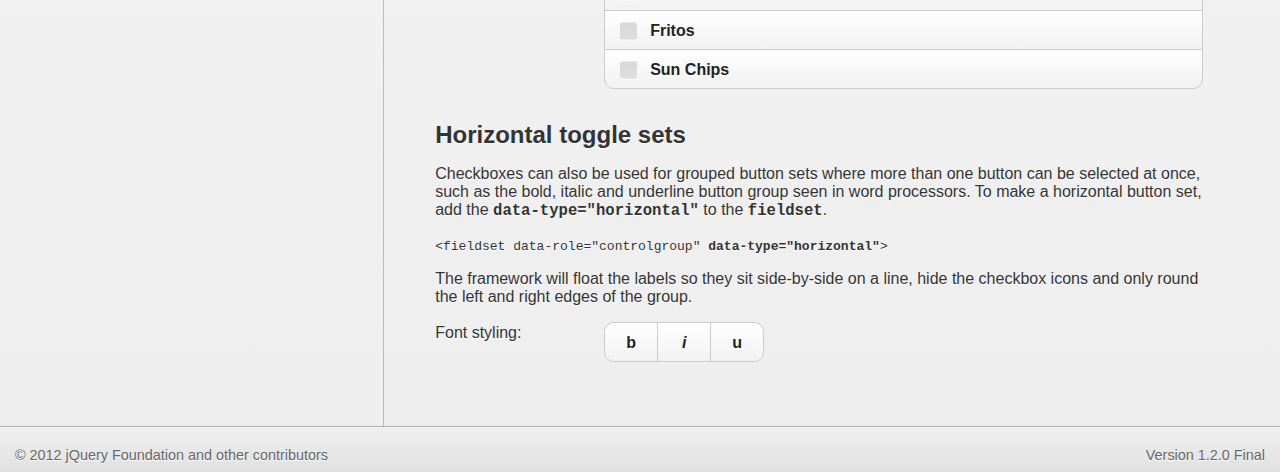
<file: assets/www/docs/forms/checkboxes/index.html>
<!DOCTYPE html> 
<html>
	<head>
	<meta charset="utf-8">
	<meta name="viewport" content="width=device-width, initial-scale=1"> 
	<title>jQuery Mobile Docs - Checkboxes</title> 
	<link rel="stylesheet"  href="../../../css/themes/default/jquery.mobile-1.2.0.css" />
	<link rel="stylesheet" href="../../_assets/css/jqm-docs.css"/>
	<script src="../../../js/jquery.js"></script>
	<script src="../../../docs/_assets/js/jqm-docs.js"></script>
	<script src="../../../js/jquery.mobile-1.2.0.js"></script>

</head> 
<body> 

	<div data-role="page" class="type-interior">

		<div data-role="header" data-theme="f">
		<h1>Checkboxes</h1>
		<a href="../../../" data-icon="home" data-iconpos="notext" data-direction="reverse">Home</a>
		<a href="../../nav.html" data-icon="search" data-iconpos="notext" data-rel="dialog" data-transition="fade">Search</a>
	</div><!-- /header -->

	<div data-role="content">
		<div class="content-primary">
		
		<form action="#" method="get">

		<h2>Checkboxes</h2>

    <ul data-role="controlgroup" data-type="horizontal" class="localnav">
      <li><a href="index.html" data-role="button" data-transition="fade" class="ui-btn-active">Basics</a></li>
      <li><a href="options.html" data-role="button" data-transition="fade">Options</a></li>
      <li><a href="methods.html" data-role="button" data-transition="fade">Methods</a></li>
      <li><a href="events.html" data-role="button" data-transition="fade">Events</a></li>
    </ul>

		<p>Checkboxes are used to provide a list of options where more than one can be selected. Traditional desktop checkboxes are not optimized for touch input so in jQuery Mobile, we style the <code>label</code> for the checkboxes so they are larger and look clickable. A custom set of icons are added to the label to provide additional visual feedback.</p>
		
		<p>The checkbox controls below use standard input/label markup, but are styled to be more touch-friendly. The styled control you see is actually the label element, which sits over the real input, so if images fail to load, you'll still have a functional control. In most browsers, clicking the label automatically triggers a click on the input, but we've had to trigger the update manually for a few mobile browsers that don't do this natively. On the desktop, these controls are keyboard and screen-reader accessible. View the <a href="../../api/data-attributes.html">data- attribute reference</a> to see all the possible attributes you can add to checkboxes.</p>

		<p>To create a single checkbox, add an <code>input</code> with a <code>type="checkbox"</code> attribute and a corresponding <code>label</code>. If the <code>input</code> isn't wrapped in its corresponding <code>label</code>, be sure to set the <code>for</code> attribute of the <code>label</code> to match the <code>id</code> of the <code>input</code> so they are semantically associated.</p>
		<p>There are therefore two ways to create a checkbox and with a label as shown below:</p>
		
		<pre><code>	
&lt;label&gt;&lt;input type=&quot;checkbox&quot; name=&quot;checkbox-0&quot; /&gt; I agree &lt;/label&gt;
			
&lt;input type=&quot;checkbox&quot; name=&quot;checkbox-1&quot; id=&quot;checkbox-1&quot; class=&quot;custom&quot; /&gt;
&lt;label for=&quot;checkbox-1&quot;&gt;I agree&lt;/label&gt;
		</code></pre>
				
		<p>The above snippets will produce two basic checkboxes. The default styles will set the width of the element to 100% of the parent container.</p>
					
		<label> <input type="checkbox" name="checkbox-0 "/> I agree</label>
		
		<input type="checkbox" name="checkbox-1" id="checkbox-1" class="custom" />
		<label for="checkbox-1">I agree</label>
		
		
		<h2>Mini version</h2>

		<p>For a more compact version that is useful in toolbars and tight spaces, add the <code>data-mini="true"</code> attribute to the element to create a <a href="../forms-all-mini.html">mini version</a>. </p>

<pre><code>	
&lt;input type=&quot;checkbox&quot; name=&quot;checkbox-0&quot; id=&quot;checkbox-mini-0&quot; class=&quot;custom&quot; <strong>data-mini=&quot;true&quot;</strong> /&gt;
&lt;label for=&quot;checkbox-mini-0&quot;&gt;I agree&lt;/label&gt;
</code></pre>
		
		<p>This will produce a checkbox that is not as tall as the standard version and has a smaller text size.</p>
		<input type="checkbox" name="checkbox-mini-0" id="checkbox-mini-0" class="custom" data-mini="true" />
		<label for="checkbox-mini-0">I agree</label>


		<h2>Field containers &amp; Legends</h2>
		<p>Because checkboxes use the <code>label</code> element for the text displayed next to the checkbox form element, we recommend wrapping the checkbox in a <code>fieldset</code> element that has a <code>legend</code> which acts as the title for the question. Add the  <code> data-role="controlgroup"</code> attribute to the <code>fieldset</code> so it can be styled in a parallel way as text inputs, selects or other form elements.</p>
		
<pre><code>	
&lt;div data-role=&quot;fieldcontain&quot;&gt;
    <strong>&lt;fieldset data-role=&quot;controlgroup&quot;&gt;
	   &lt;legend&gt;Agree to the terms:&lt;/legend&gt;</strong>
	   &lt;input type=&quot;checkbox&quot; name=&quot;checkbox-2&quot; id=&quot;checkbox-2&quot; class=&quot;custom&quot; /&gt;
	   &lt;label for=&quot;checkbox-2&quot;&gt;I agree&lt;/label&gt;
    <strong>&lt;/fieldset&gt;</strong>
&lt;/div&gt;
</code></pre>

	<div data-role="fieldcontain">
	 	<fieldset data-role="controlgroup">
			<legend>Agree to the terms:</legend>
			<input type="checkbox" name="checkbox-2" id="checkbox-2" class="custom" />
			<label for="checkbox-2">I agree</label>
	    </fieldset>
	</div>
	
			
		
		<h2>Vertically grouped checkboxes</h2>
		
		<p>Typically, there are multiple checkboxes listed under a question title. To visually integrate multiple checkboxes into a grouped button set, the framework will automatically remove all margins between buttons and round only the top and bottom corners of the set if there is a <code> data-role="controlgroup"</code> attribute on the <code>fieldset</code>.</p>

			<div  data-role="fieldcontain">
			 	<fieldset data-role="controlgroup">
					<legend>Choose as many snacks as you'd like:</legend>
					<input type="checkbox" name="checkbox-1a" id="checkbox-1a" class="custom" />
					<label for="checkbox-1a">Cheetos</label>

					<input type="checkbox" name="checkbox-2a" id="checkbox-2a" class="custom" />
					<label for="checkbox-2a">Doritos</label>
					
					<input type="checkbox" name="checkbox-3a" id="checkbox-3a" class="custom" />
					<label for="checkbox-3a">Fritos</label>

					<input type="checkbox" name="checkbox-4a" id="checkbox-4a" class="custom" />
					<label for="checkbox-4a">Sun Chips</label>
			    </fieldset>
			</div>
		
		<h2>Horizontal toggle sets</h2>
		
		<p>Checkboxes can also be used for grouped button sets where more than one button can be selected at once, such as the bold, italic and underline button group seen in word processors. To make a horizontal button set, add the <code> data-type="horizontal"</code> to the <code>fieldset</code>.</p>

<code>
&lt;fieldset data-role=&quot;controlgroup&quot; <strong>data-type=&quot;horizontal&quot;</strong>&gt;
</code>

			<p>The framework will float the labels so they sit side-by-side on a line, hide the checkbox icons and only round the left and right edges of the group.</p>
			
		<div data-role="fieldcontain">
		    <fieldset data-role="controlgroup" data-type="horizontal">
		    	<legend>Font styling:</legend>
		    	<input type="checkbox" name="checkbox-6" id="checkbox-6" class="custom" />
				<label for="checkbox-6">b</label>

				<input type="checkbox" name="checkbox-7" id="checkbox-7" class="custom" />
				<label for="checkbox-7"><em>i</em></label>

				<input type="checkbox" name="checkbox-8" id="checkbox-8" class="custom" />
				<label for="checkbox-8">u</label>    
		    </fieldset>
		</div>




	</form>
	
	</div><!--/content-primary -->		
	
	<div class="content-secondary">
		
		<div data-role="collapsible" data-collapsed="true" data-theme="b" data-content-theme="d">
			
				<h3>More in this section</h3>
				
				<ul data-role="listview" data-theme="c" data-dividertheme="d">
				
					<li data-role="list-divider">Form elements</li>
					<li><a href="../docs-forms.html">Form basics</a></li>
					<li><a href="../forms-all.html">Form element gallery</a></li>
					<li><a href="../forms-all-mini.html">Mini form element gallery</a></li>
					<li><a href="../textinputs/index.html">Text inputs</a></li>
					<li><a href="../search/">Search input</a></li>
					<li><a href="../slider/">Slider</a></li>
					<li><a href="../switch/">Flip toggle switch</a></li>
					<li><a href="../radiobuttons/">Radio buttons</a></li>
					<li data-theme="a"><a href="index.html">Checkboxes</a></li>
					<li><a href="../selects/">Select menus</a></li>
					<li><a href="../forms-themes.html">Theming forms</a></li>
					<li><a href="../forms-all-native.html">Native form elements</a></li>
					<li><a href="../forms-sample.html">Submitting forms</a></li>
					
	
				</ul>
		</div>
	</div>		

</div><!-- /content -->

<div data-role="footer" class="footer-docs" data-theme="c">
		<p class="jqm-version"></p>
		<p>&copy; 2012 jQuery Foundation and other contributors</p>
</div>
	
</div><!-- /page -->

</body>
</html>
</file>
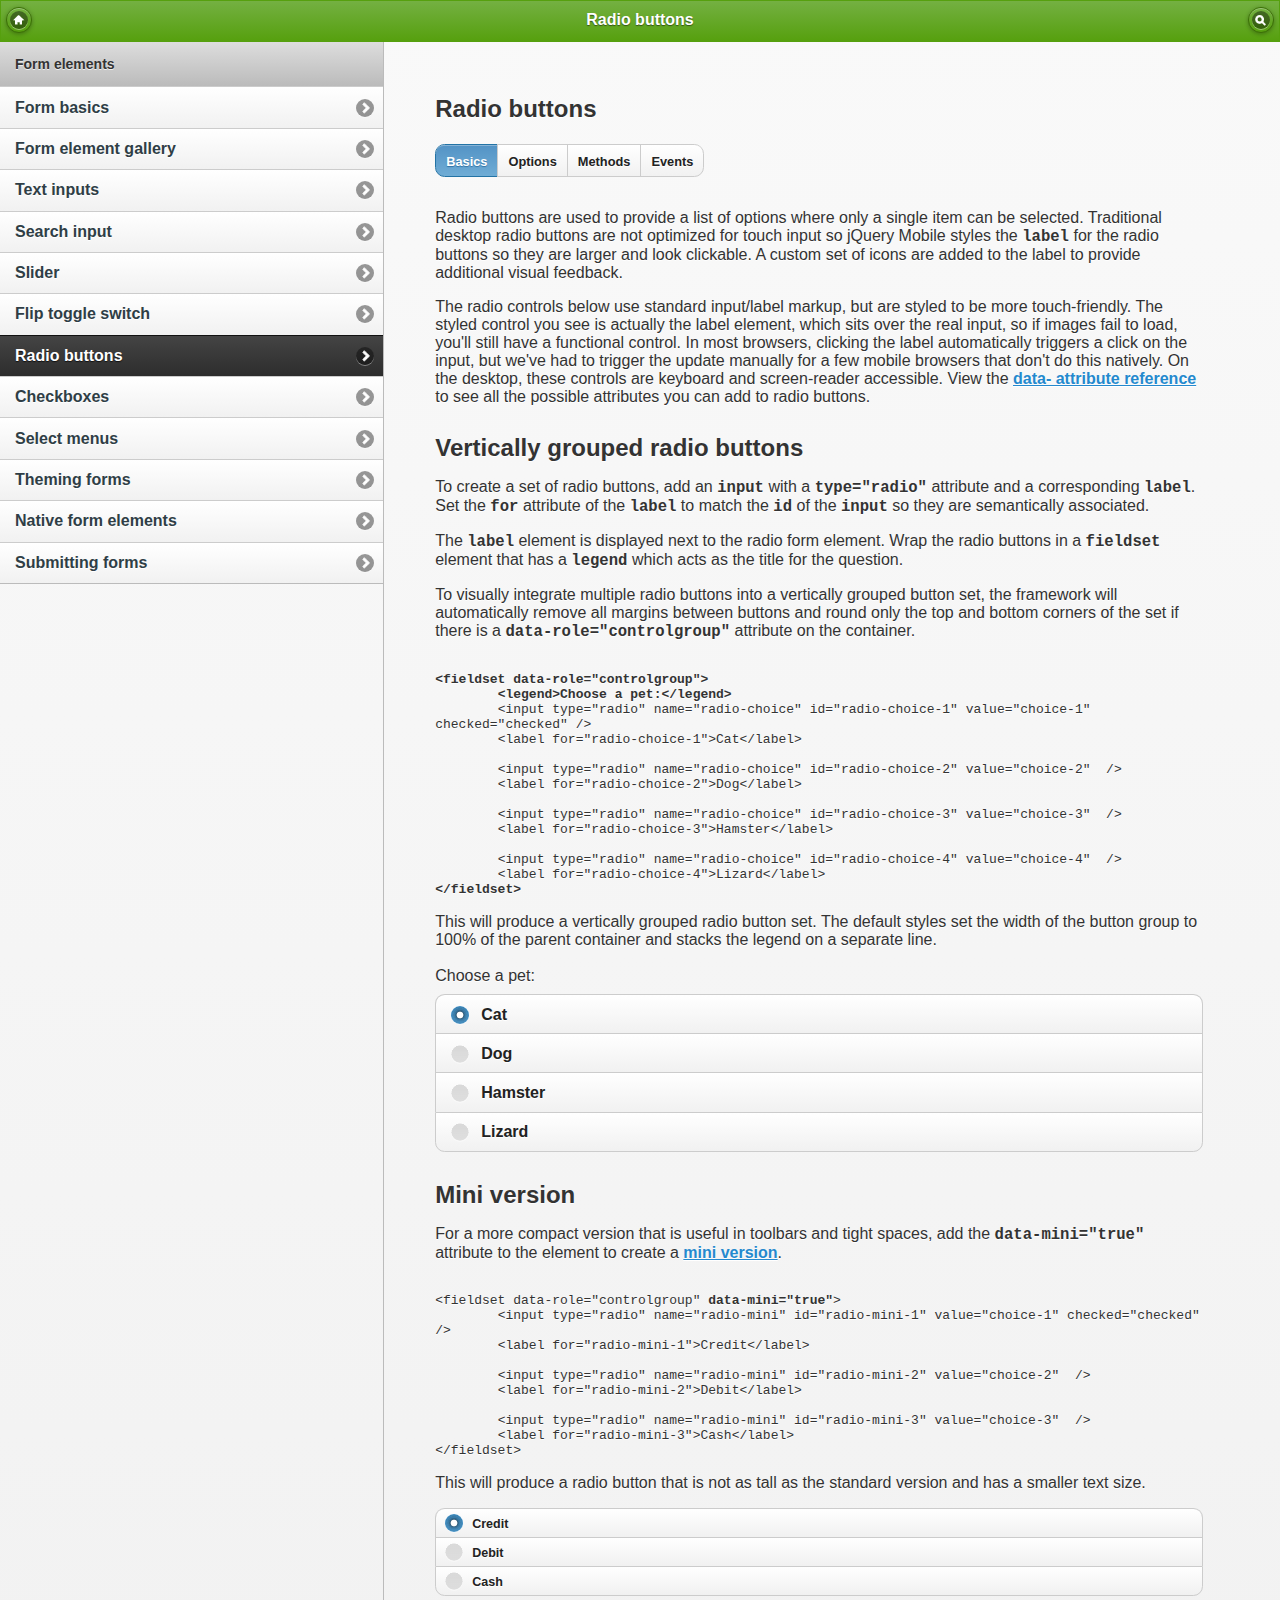
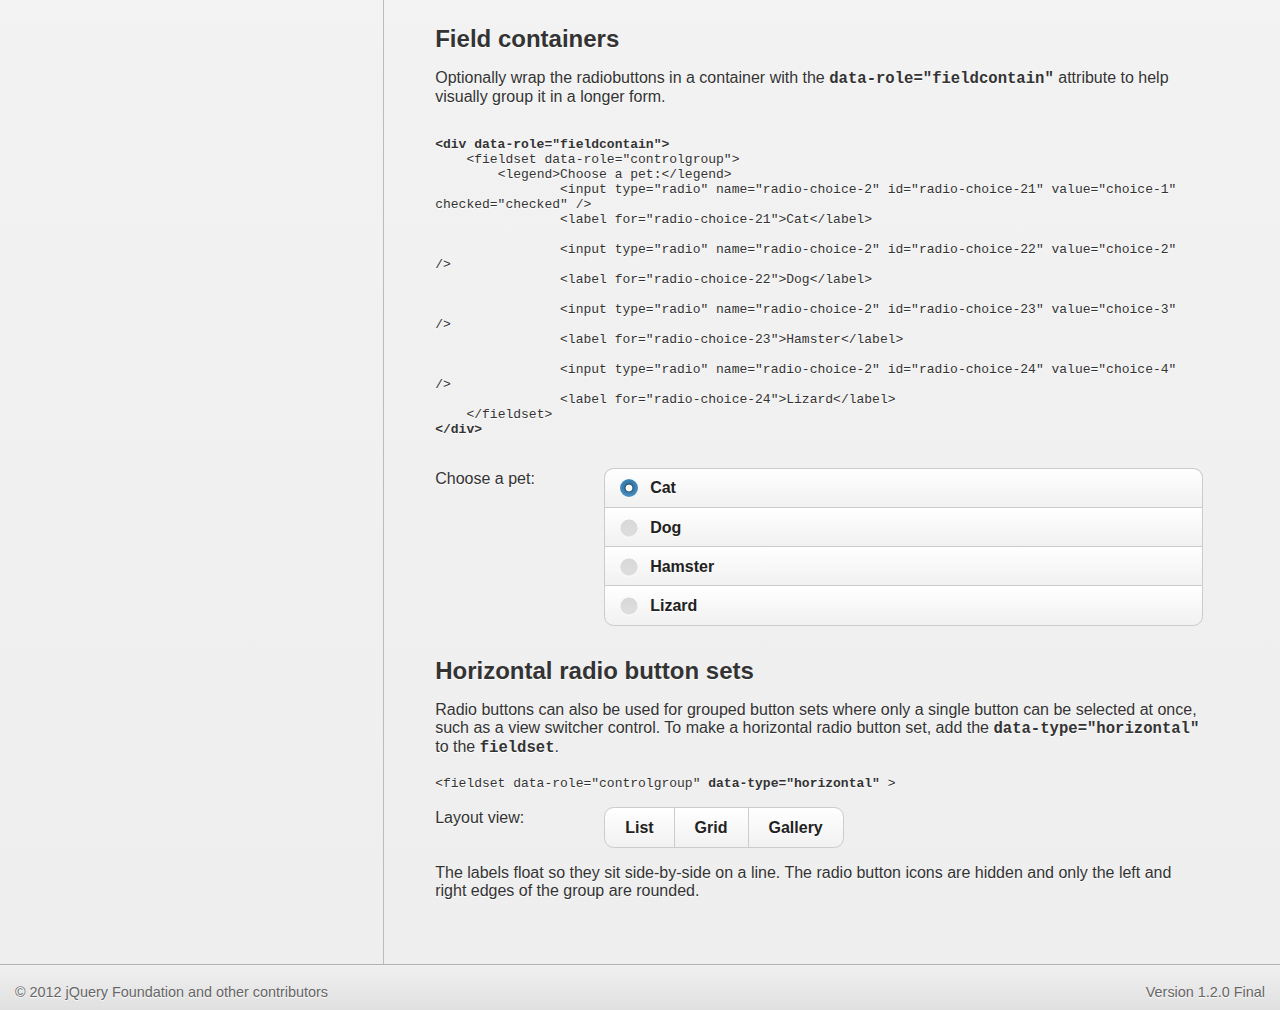
<file: assets/www/docs/forms/radiobuttons/index.html>
<!DOCTYPE html> 
<html>
	<head>
	<meta charset="utf-8">
	<meta name="viewport" content="width=device-width, initial-scale=1"> 
	<title>jQuery Mobile Docs - Radio Buttons</title> 
	<link rel="stylesheet"  href="../../../css/themes/default/jquery.mobile-1.2.0.css" />
	<link rel="stylesheet" href="../../_assets/css/jqm-docs.css"/> 
	<script src="../../../js/jquery.js"></script>
	<script src="../../../docs/_assets/js/jqm-docs.js"></script>
	<script src="../../../js/jquery.mobile-1.2.0.js"></script>

</head> 
<body> 

	<div data-role="page" class="type-interior">

		<div data-role="header" data-theme="f">
		<h1>Radio buttons</h1>
		<a href="../../../" data-icon="home" data-iconpos="notext" data-direction="reverse">Home</a>
		<a href="../../nav.html" data-icon="search" data-iconpos="notext" data-rel="dialog" data-transition="fade">Search</a>
	</div><!-- /header -->

	<div data-role="content">
		<div class="content-primary">
		
		<form action="#" method="get">

		<h2>Radio buttons</h2>

    <ul data-role="controlgroup" data-type="horizontal" class="localnav">
      <li><a href="index.html" data-role="button" data-transition="fade" class="ui-btn-active">Basics</a></li>
      <li><a href="options.html" data-role="button" data-transition="fade">Options</a></li>
      <li><a href="methods.html" data-role="button" data-transition="fade">Methods</a></li>
      <li><a href="events.html" data-role="button" data-transition="fade">Events</a></li>
    </ul>

		<p>Radio buttons are used to provide a list of options where only a single item can be selected. Traditional desktop radio buttons are not optimized for touch input so jQuery Mobile styles the <code>label</code> for the radio buttons so they are larger and look clickable. A custom set of icons are added to the label to provide additional visual feedback.</p>
		
		<p>The radio controls below use standard input/label markup, but are styled to be more touch-friendly. The styled control you see is actually the label element, which sits over the real input, so if images fail to load, you'll still have a functional control. In most browsers, clicking the label automatically triggers a click on the input, but we've had to trigger the update manually for a few mobile browsers that don't do this natively. On the desktop, these controls are keyboard and screen-reader accessible. View the <a href="../../api/data-attributes.html">data- attribute reference</a> to see all the possible attributes you can add to radio buttons.</p>
		
		<h2>Vertically grouped radio buttons</h2>
		
		<p>To create a set of radio buttons, add an <code>input</code> with a <code>type="radio"</code> attribute and a corresponding <code>label</code>. Set the <code>for</code> attribute of the <code>label</code> to match the <code>id</code> of the <code>input</code> so they are semantically associated.</p>
		
		<p>The <code>label</code> element is displayed next to the radio form element. Wrap the radio buttons in a <code>fieldset</code> element that has a <code>legend</code> which acts as the title for the question.</p>
		
		<p>To visually integrate multiple radio buttons into a vertically grouped button set, the framework will automatically remove all margins between buttons and round only the top and bottom corners of the set if there is a <code> data-role="controlgroup"</code> attribute on the container.</p>
				
<pre><code>	
<strong>&lt;fieldset data-role=&quot;controlgroup&quot;&gt;
	&lt;legend&gt;Choose a pet:&lt;/legend&gt;</strong>
     	&lt;input type=&quot;radio&quot; name=&quot;radio-choice&quot; id=&quot;radio-choice-1&quot; value=&quot;choice-1&quot; checked=&quot;checked&quot; /&gt;
     	&lt;label for=&quot;radio-choice-1&quot;&gt;Cat&lt;/label&gt;

     	&lt;input type=&quot;radio&quot; name=&quot;radio-choice&quot; id=&quot;radio-choice-2&quot; value=&quot;choice-2&quot;  /&gt;
     	&lt;label for=&quot;radio-choice-2&quot;&gt;Dog&lt;/label&gt;

     	&lt;input type=&quot;radio&quot; name=&quot;radio-choice&quot; id=&quot;radio-choice-3&quot; value=&quot;choice-3&quot;  /&gt;
     	&lt;label for=&quot;radio-choice-3&quot;&gt;Hamster&lt;/label&gt;

     	&lt;input type=&quot;radio&quot; name=&quot;radio-choice&quot; id=&quot;radio-choice-4&quot; value=&quot;choice-4&quot;  /&gt;
     	&lt;label for=&quot;radio-choice-4&quot;&gt;Lizard&lt;/label&gt;
<strong>&lt;/fieldset&gt;</strong>
</code></pre>

		
		<p>This will produce a vertically grouped radio button set. The default styles set the width of the button group to 100% of the parent container and stacks the legend on a separate line.</p>
		
		
	    <fieldset data-role="controlgroup">
	    	<legend>Choose a pet:</legend>
	         	<input type="radio" name="radio-pet" id="radio-pet-1a" value="choice-1" checked="checked"  />
	         	<label for="radio-pet-1a">Cat</label>

	         	<input type="radio" name="radio-pet" id="radio-pet-2a" value="choice-2"  />
	         	<label for="radio-pet-2a">Dog</label>

	         	<input type="radio" name="radio-pet" id="radio-pet-3a" value="choice-3"  />
	         	<label for="radio-pet-3a">Hamster</label>

	         	<input type="radio" name="radio-pet" id="radio-pet-4a" value="choice-4"  />
	         	<label for="radio-pet-4a">Lizard</label>
	    </fieldset>

		<h2>Mini version</h2>

		<p>For a more compact version that is useful in toolbars and tight spaces, add the <code>data-mini="true"</code> attribute to the element to create a <a href="../forms-all-mini.html">mini version</a>. </p>

<pre><code>			
&lt;fieldset data-role=&quot;controlgroup&quot; <strong>data-mini=&quot;true&quot;</strong>&gt;
    	&lt;input type=&quot;radio&quot; name=&quot;radio-mini&quot; id=&quot;radio-mini-1&quot; value=&quot;choice-1&quot; checked=&quot;checked&quot; /&gt;
    	&lt;label for=&quot;radio-mini-1&quot;&gt;Credit&lt;/label&gt;

	&lt;input type=&quot;radio&quot; name=&quot;radio-mini&quot; id=&quot;radio-mini-2&quot; value=&quot;choice-2&quot;  /&gt;
    	&lt;label for=&quot;radio-mini-2&quot;&gt;Debit&lt;/label&gt;
    	
    	&lt;input type=&quot;radio&quot; name=&quot;radio-mini&quot; id=&quot;radio-mini-3&quot; value=&quot;choice-3&quot;  /&gt;
    	&lt;label for=&quot;radio-mini-3&quot;&gt;Cash&lt;/label&gt;
&lt;/fieldset&gt;
</code></pre>

		<p>This will produce a radio button that is not as tall as the standard version and has a smaller text size.</p>
		
		<fieldset data-role="controlgroup" data-mini="true">
	         	<input type="radio" name="radio-mini" id="radio-mini-1" value="choice-1" checked="checked" />
	         	<label for="radio-mini-1">Credit</label>
	         	<input type="radio" name="radio-mini" id="radio-mini-2" value="choice-2"  />
	         	<label for="radio-mini-2">Debit</label>
	         	<input type="radio" name="radio-mini" id="radio-mini-3" value="choice-3"  />
	         	<label for="radio-mini-3">Cash</label>
	    </fieldset>
		
		<h2>Field containers</h2>
		
		<p>Optionally wrap the radiobuttons in a container with the <code>data-role="fieldcontain"</code> attribute to help visually group it in a longer form.</p>
	<pre><code>	
<strong>&lt;div data-role=&quot;fieldcontain&quot;&gt;</strong>
    &lt;fieldset data-role=&quot;controlgroup&quot;&gt;
    	&lt;legend&gt;Choose a pet:&lt;/legend&gt;
         	&lt;input type=&quot;radio&quot; name=&quot;radio-choice-2&quot; id=&quot;radio-choice-21&quot; value=&quot;choice-1&quot; checked=&quot;checked&quot; /&gt;
         	&lt;label for=&quot;radio-choice-21&quot;&gt;Cat&lt;/label&gt;

         	&lt;input type=&quot;radio&quot; name=&quot;radio-choice-2&quot; id=&quot;radio-choice-22&quot; value=&quot;choice-2&quot;  /&gt;
         	&lt;label for=&quot;radio-choice-22&quot;&gt;Dog&lt;/label&gt;

         	&lt;input type=&quot;radio&quot; name=&quot;radio-choice-2&quot; id=&quot;radio-choice-23&quot; value=&quot;choice-3&quot;  /&gt;
         	&lt;label for=&quot;radio-choice-23&quot;&gt;Hamster&lt;/label&gt;

         	&lt;input type=&quot;radio&quot; name=&quot;radio-choice-2&quot; id=&quot;radio-choice-24&quot; value=&quot;choice-4&quot;  /&gt;
         	&lt;label for=&quot;radio-choice-24&quot;&gt;Lizard&lt;/label&gt;
    &lt;/fieldset&gt;
<strong>&lt;/div&gt;
</strong>	</code></pre>

		<div data-role="fieldcontain">
		    <fieldset data-role="controlgroup">
		    	<legend>Choose a pet:</legend>
		         	<input type="radio" name="radio-pet-1" id="radio-pet-1" value="choice-1" checked="checked"  />
		         	<label for="radio-pet-1">Cat</label>

		         	<input type="radio" name="radio-pet-1" id="radio-pet-2" value="choice-2"  />
		         	<label for="radio-pet-2">Dog</label>

		         	<input type="radio" name="radio-pet-1" id="radio-pet-3" value="choice-3"  />
		         	<label for="radio-pet-3">Hamster</label>

		         	<input type="radio" name="radio-pet-1" id="radio-pet-4" value="choice-4"  />
		         	<label for="radio-pet-4">Lizard</label>
		    </fieldset>
		</div>
			<h2>Horizontal radio button sets</h2>

			<p>Radio buttons can also be used for grouped button sets where only a single button can be selected at once, such as a view switcher control. To make a horizontal radio button set, add the <code> data-type="horizontal"</code> to the <code>fieldset</code>.</p>

	<code>
	&lt;fieldset data-role=&quot;controlgroup&quot; <strong>data-type=&quot;horizontal&quot;</strong> &gt;
	</code>

	<div data-role="fieldcontain">
	    <fieldset data-role="controlgroup" data-type="horizontal">
	     	<legend>Layout view:</legend>
	         	<input type="radio" name="radio-view" id="radio-view-a" value="list"  />
	         	<label for="radio-view-a">List</label>
	         	<input type="radio" name="radio-view" id="radio-view-b" value="grid"  />
	         	<label for="radio-view-b">Grid</label>
	         	<input type="radio" name="radio-view" id="radio-view-c" value="gallery"  />
	         	<label for="radio-view-c">Gallery</label>
	    </fieldset>
	</div>

				<p>The labels float so they sit side-by-side on a line. The radio button icons are hidden and only the left and right edges of the group are rounded.</p>
				

	



	</form>
	
	</div><!--/content-primary -->		
	
	<div class="content-secondary">
		
		<div data-role="collapsible" data-collapsed="true" data-theme="b" data-content-theme="d">
			
				<h3>More in this section</h3>
				
				<ul data-role="listview" data-theme="c" data-dividertheme="d">
				
					<li data-role="list-divider">Form elements</li>
					<li><a href="../docs-forms.html">Form basics</a></li>
					<li><a href="../forms-all.html">Form element gallery</a></li>
					<li><a href="../textinputs/index.html">Text inputs</a></li>
					<li><a href="../search/">Search input</a></li>
					<li><a href="../slider/">Slider</a></li>
					<li><a href="../switch/">Flip toggle switch</a></li>
					<li data-theme="a"><a href="index.html">Radio buttons</a></li>
					<li><a href="../checkboxes/">Checkboxes</a></li>
					<li><a href="../selects/">Select menus</a></li>
					<li><a href="../forms-themes.html">Theming forms</a></li>
					<li><a href="../forms-all-native.html">Native form elements</a></li>
					<li><a href="../forms-sample.html">Submitting forms</a></li>
					
	
				</ul>
		</div>
	</div>		

</div><!-- /content -->

<div data-role="footer" class="footer-docs" data-theme="c">
		<p class="jqm-version"></p>
		<p>&copy; 2012 jQuery Foundation and other contributors</p>
</div>
	
</div><!-- /page -->

</body>
</html>
</file>
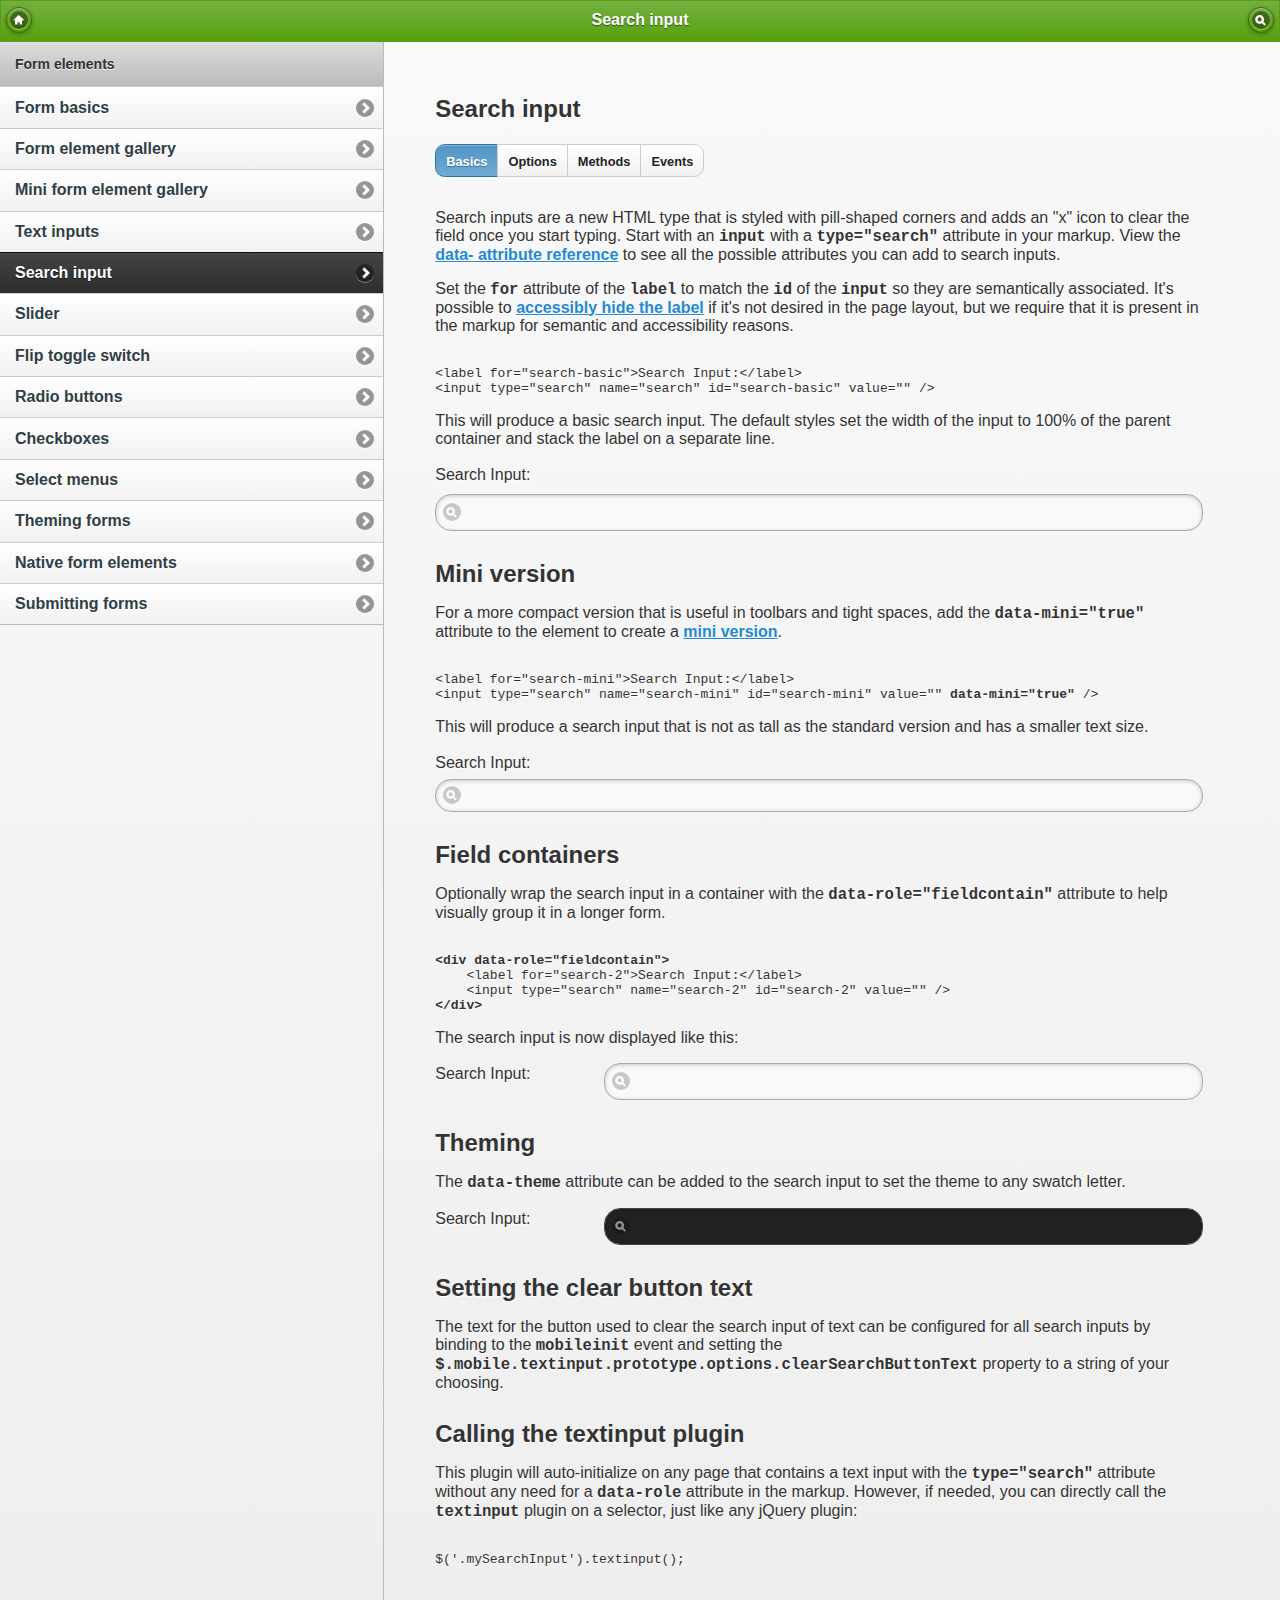
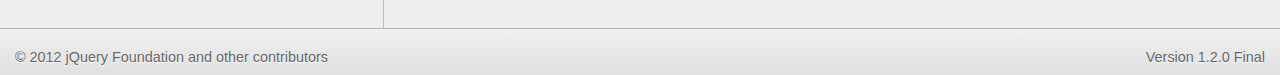
<file: assets/www/docs/forms/search/index.html>
<!DOCTYPE html> 
<html>
	<head>
	<meta charset="utf-8">
	<meta name="viewport" content="width=device-width, initial-scale=1"> 
	<title>jQuery Mobile Docs - Search input</title> 
	<link rel="stylesheet"  href="../../../css/themes/default/jquery.mobile-1.2.0.css" />
	<link rel="stylesheet" href="../../_assets/css/jqm-docs.css"/>
	<script src="../../../js/jquery.js"></script>
	<script src="../../../docs/_assets/js/jqm-docs.js"></script>
	<script src="../../../js/jquery.mobile-1.2.0.js"></script>

</head> 
<body> 

	<div data-role="page" class="type-interior">

		<div data-role="header" data-theme="f">
		<h1>Search input</h1>
		<a href="../../../" data-icon="home" data-iconpos="notext" data-direction="reverse">Home</a>
		<a href="../../nav.html" data-icon="search" data-iconpos="notext" data-rel="dialog" data-transition="fade">Search</a>
	</div><!-- /header -->

	<div data-role="content">
		<div class="content-primary">
		
		<form action="#" method="get">

			<h2>Search input</h2>
			
			<ul data-role="controlgroup" data-type="horizontal" class="localnav">
				<li><a href="index.html" data-role="button" data-transition="fade" class="ui-btn-active">Basics</a></li>
				<li><a href="options.html" data-role="button" data-transition="fade">Options</a></li>
				<li><a href="methods.html" data-role="button" data-transition="fade">Methods</a></li>
				<li><a href="events.html" data-role="button" data-transition="fade">Events</a></li>
			</ul>

			<p>Search inputs are a new HTML type that is styled with pill-shaped corners and adds an "x" icon to clear the field once you start typing. Start with an <code>input</code> with a <code>type="search"</code> attribute in your markup. View the <a href="../../api/data-attributes.html">data- attribute reference</a> to see all the possible attributes you can add to search inputs.</p>
			
			<p>Set the <code>for</code> attribute of the <code>label</code> to match the <code>id</code> of the <code>input</code> so they are semantically associated. It's possible to <a href="../docs-forms.html">accessibly hide the label</a> if it's not desired in the page layout, but we require that it is present in the markup for semantic and accessibility reasons.</p>
				
<pre><code>	
&lt;label for=&quot;search-basic&quot;&gt;Search Input:&lt;/label&gt;
&lt;input type=&quot;search&quot; name=&quot;search&quot; id=&quot;search-basic&quot; value=&quot;&quot; /&gt;
</code></pre>	

				<p>This will produce a basic search input. The default styles set the width of the input to 100% of the parent container and stack the label on a separate line.</p>
		         <label for="search-basic">Search Input:</label>
				 <input type="search" name="search" id="search-basic" value="" />
		        
				<h2>Mini version</h2>

				<p>For a more compact version that is useful in toolbars and tight spaces, add the <code>data-mini="true"</code> attribute to the element to create a <a href="../forms-all-mini.html">mini version</a>. </p>

<pre><code>	
&lt;label for=&quot;search-mini&quot;&gt;Search Input:&lt;/label&gt;
&lt;input type=&quot;search&quot; name=&quot;search-mini&quot; id=&quot;search-mini&quot; value=&quot;&quot; <strong>data-mini=&quot;true&quot;</strong> /&gt;
</code></pre>

				<p>This will produce a search input that is not as tall as the standard version and has a smaller text size.</p>
		         <label for="search-mini">Search Input:</label>
				 <input type="search" name="search-mini" id="search-mini" value="" data-mini="true" />

				<h2>Field containers</h2>
				
				 <p>Optionally wrap the search input in a container with the <code>data-role="fieldcontain"</code> attribute to help visually group it in a longer form.</p>

<pre><code>	
<strong>&lt;div data-role=&quot;fieldcontain&quot;&gt;
</strong>    &lt;label for=&quot;search-2&quot;&gt;Search Input:&lt;/label&gt;
    &lt;input type=&quot;search&quot; name=&quot;search-2&quot; id=&quot;search-2&quot; value=&quot;&quot; /&gt;
<strong>&lt;/div&gt;
</strong></code></pre>	
			 
			<p>The search input is now displayed like this:</p>
			<div data-role="fieldcontain">
	         <label for="search-2">Search Input:</label>
	         <input type="search" name="search-2" id="search-2" value="" />
			</div>

			<h2>Theming</h2>
			<p>The <code>data-theme</code> attribute can be added to the search input to set the theme to any swatch letter.</p>
			<div data-role="fieldcontain">
	         <label for="search-3">Search Input:</label>
	         <input type="search" name="search-3" id="search-3" value="" data-theme="a" />
			</div>

			<h2>Setting the clear button text</h2>
			<p>The text for the button used to clear the search input of text can be configured for all search inputs by binding to the <code>mobileinit</code> event and setting the <code>$.mobile.textinput.prototype.options.clearSearchButtonText</code> property to a string of your choosing.</p>
			
			<h2>Calling the textinput plugin</h2>

<p>This plugin will auto-initialize on any page that contains a text input with the <code>type="search"</code> attribute without any need for a <code>data-role</code> attribute in the markup. However, if needed, you can directly call the <code>textinput</code> plugin on a selector, just like any jQuery plugin:</p>
<pre><code>
$('.mySearchInput').textinput();			
</code></pre>
			

	</form>
	
	</div><!--/content-primary -->		
	
	<div class="content-secondary">
		
		<div data-role="collapsible" data-collapsed="true" data-theme="b" data-content-theme="d">
			
				<h3>More in this section</h3>
				
				<ul data-role="listview" data-theme="c" data-dividertheme="d">
				
					<li data-role="list-divider">Form elements</li>
					<li><a href="../docs-forms.html">Form basics</a></li>
					<li><a href="../forms-all.html">Form element gallery</a></li>
					<li><a href="../forms-all-mini.html">Mini form element gallery</a></li>
					<li><a href="../textinputs/index.html">Text inputs</a></li>
					<li data-theme="a"><a href="index.html">Search input</a></li>
					<li><a href="../slider/">Slider</a></li>
					<li><a href="../switch/">Flip toggle switch</a></li>
					<li><a href="../radiobuttons/">Radio buttons</a></li>
					<li><a href="../checkboxes/">Checkboxes</a></li>
					<li><a href="../selects/">Select menus</a></li>
					<li><a href="../forms-themes.html">Theming forms</a></li>
					<li><a href="../forms-all-native.html">Native form elements</a></li>
					<li><a href="../forms-sample.html">Submitting forms</a></li>
					
	
				</ul>
		</div>
	</div>		

</div><!-- /content -->

<div data-role="footer" class="footer-docs" data-theme="c">
		<p class="jqm-version"></p>
		<p>&copy; 2012 jQuery Foundation and other contributors</p>
</div>
	
</div><!-- /page -->

</body>
</html>
</file>
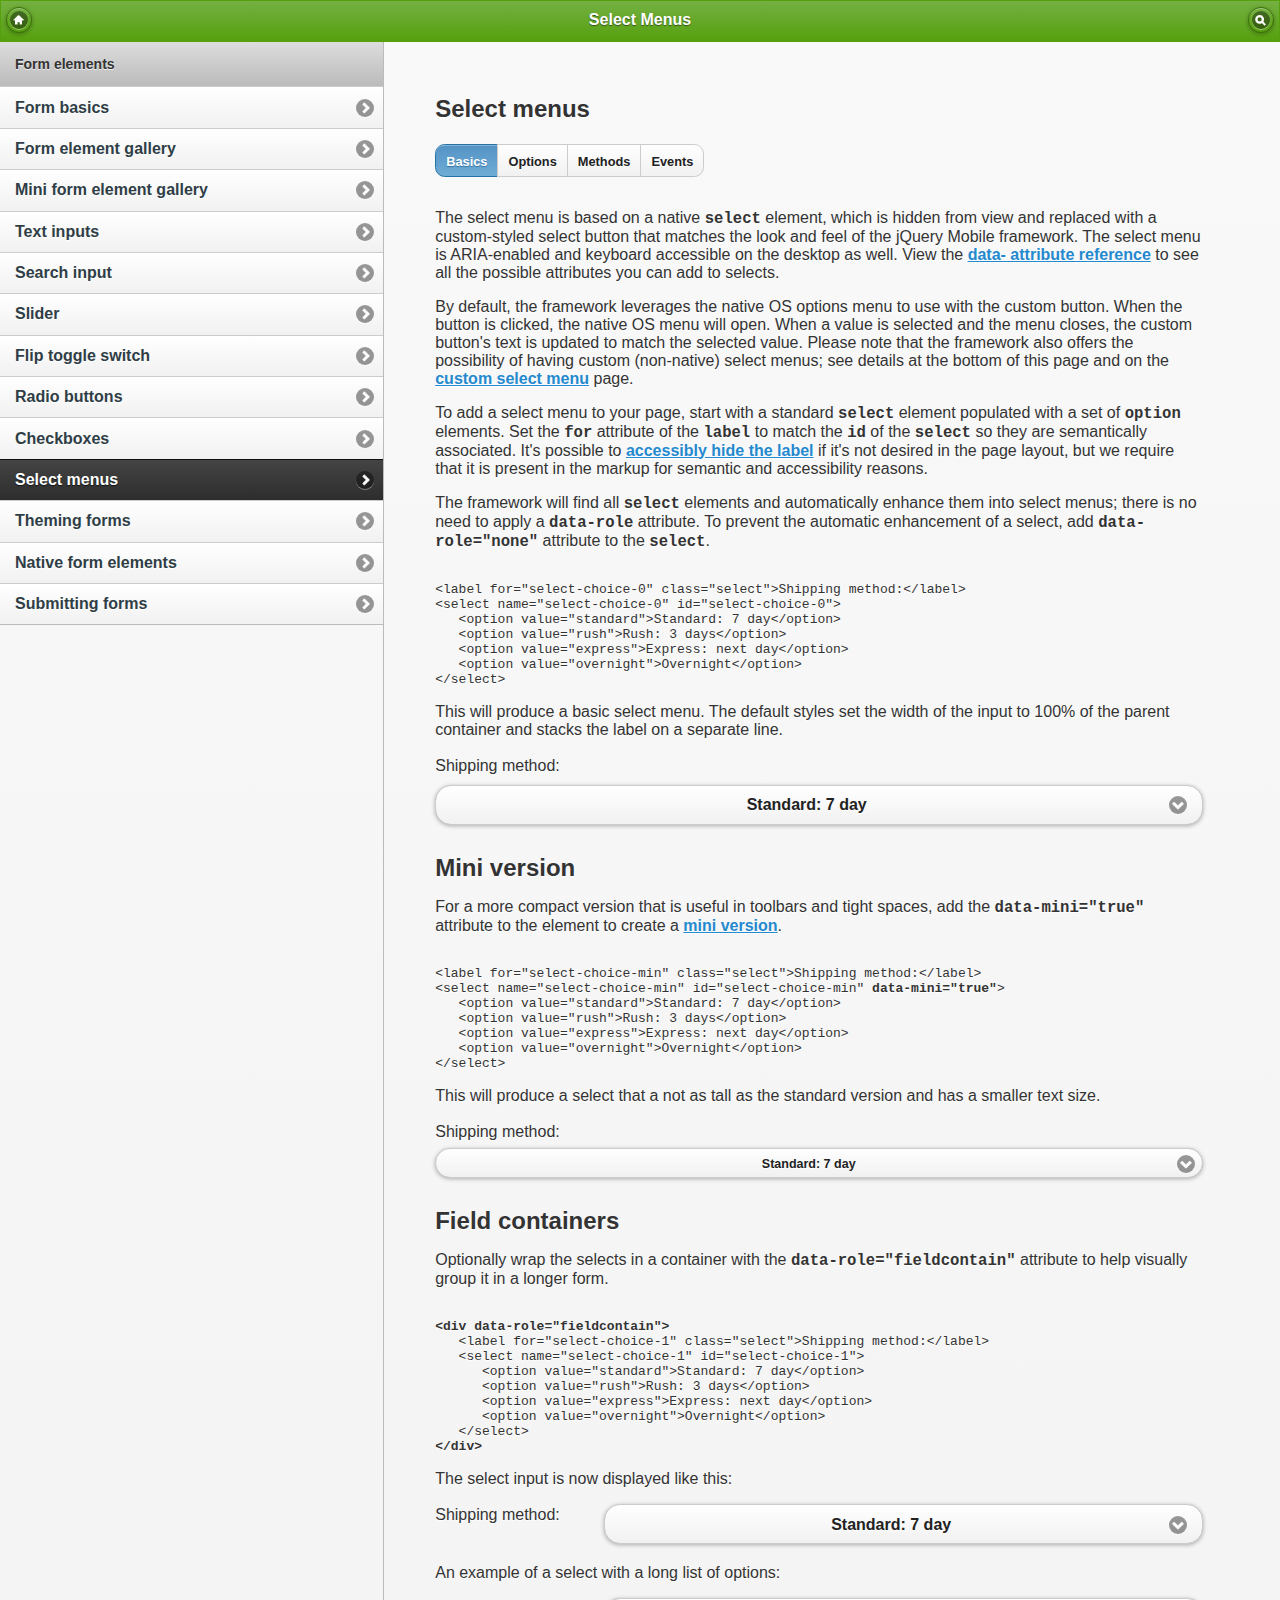
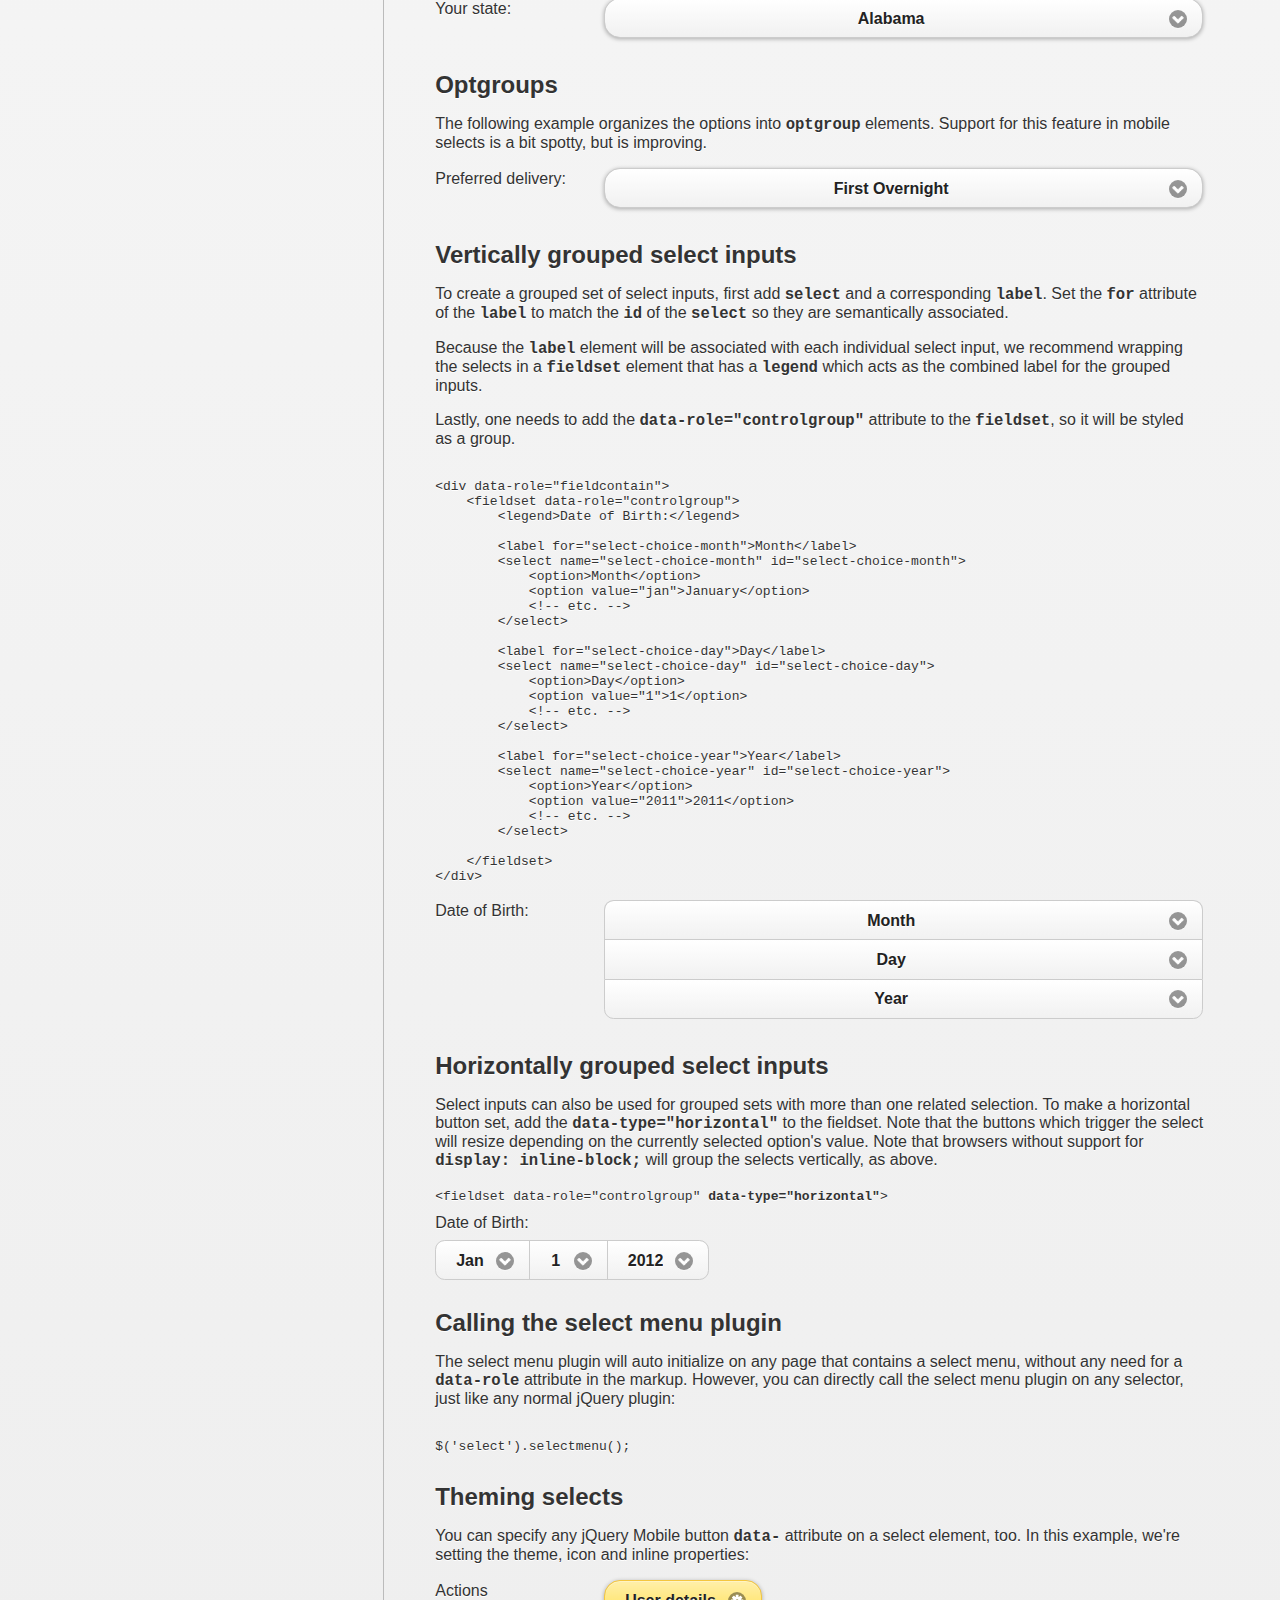
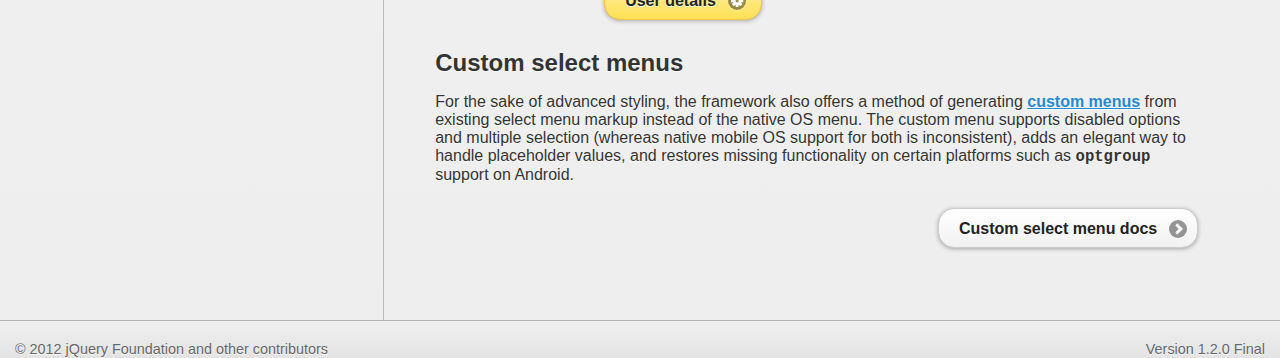
<file: assets/www/docs/forms/selects/index.html>
<!DOCTYPE html>
<html>
	<head>
	<meta charset="utf-8">
	<meta name="viewport" content="width=device-width, initial-scale=1">
	<title>jQuery Mobile Docs - Select</title>
	<link rel="stylesheet"  href="../../../css/themes/default/jquery.mobile-1.2.0.css" />
	<link rel="stylesheet" href="../../_assets/css/jqm-docs.css"/>
	<script src="../../../js/jquery.js"></script>
	<script src="../../../docs/_assets/js/jqm-docs.js"></script>
	<script src="../../../js/jquery.mobile-1.2.0.js"></script>

</head>
<body>

	<div data-role="page" class="type-interior">

		<div data-role="header" data-theme="f">
		<h1>Select Menus</h1>
		<a href="../../../" data-icon="home" data-iconpos="notext" data-direction="reverse">Home</a>
		<a href="../../nav.html" data-icon="search" data-iconpos="notext" data-rel="dialog" data-transition="fade">Search</a>
	</div><!-- /header -->

	<div data-role="content">
		<div class="content-primary">

		<form action="#" method="get">

			<h2>Select menus</h2>
			
			<ul data-role="controlgroup" data-type="horizontal" class="localnav">
				<li><a href="index.html" data-role="button" data-transition="fade" class="ui-btn-active">Basics</a></li>
				<li><a href="options.html" data-role="button" data-transition="fade">Options</a></li>
				<li><a href="methods.html" data-role="button" data-transition="fade">Methods</a></li>
				<li><a href="events.html" data-role="button" data-transition="fade">Events</a></li>
			</ul>
			
			<p>The select menu is based on a native <code>select</code> element, which is hidden from view and replaced with a custom-styled select button that matches the look and feel of the jQuery Mobile framework. The select menu is ARIA-enabled and keyboard accessible on the desktop as well. View the <a href="../../api/data-attributes.html">data- attribute reference</a> to see all the possible attributes you can add to selects.</p>
			
			<p>By default, the framework leverages the native OS options menu to use with the custom button. When the button is clicked, the native OS menu will open. When a value is selected and the menu closes, the custom button's text is updated to match the selected value. Please note that the framework also offers the possibility of having custom (non-native) select menus; see details at the bottom of this page and on the <a href="custom.html"> custom select menu</a> page.</p>

			<p>To add a select menu to your page, start with a standard <code>select</code> element populated with a set of <code>option</code> elements. Set the <code>for</code> attribute of the <code>label</code> to match the <code>id</code> of the <code>select</code> so they are semantically associated. It's possible to <a href="../docs-forms.html">accessibly hide the label</a> if it's not desired in the page layout, but we require that it is present in the markup for semantic and accessibility reasons.</p>
			
			<p>The framework will find all <code>select</code> elements and automatically enhance them into select menus; there is no need to apply a <code>data-role</code> attribute. To prevent the automatic enhancement of a select, add  <code>data-role="none"</code> attribute to the <code>select</code>.</p>
			
<pre><code>
&lt;label for=&quot;select-choice-0&quot; class=&quot;select&quot;&gt;Shipping method:&lt;/label&gt;
&lt;select name=&quot;select-choice-0&quot; id=&quot;select-choice-0&quot;&gt;
   &lt;option value=&quot;standard&quot;&gt;Standard: 7 day&lt;/option&gt;
   &lt;option value=&quot;rush&quot;&gt;Rush: 3 days&lt;/option&gt;
   &lt;option value=&quot;express&quot;&gt;Express: next day&lt;/option&gt;
   &lt;option value=&quot;overnight&quot;&gt;Overnight&lt;/option&gt;
&lt;/select&gt;
</code></pre>

			<p>This will produce a basic select menu. The default styles set the width of the input to 100% of the parent container and stacks the label on a separate line.</p>

			<label for="select-choice-0" class="select">Shipping method:</label>
			<select name="select-choice-0" id="select-choice-0">
				<option value="standard">Standard: 7 day</option>
				<option value="rush">Rush: 3 days</option>
				<option value="express">Express: next day</option>
				<option value="overnight">Overnight</option>
			</select>

			<h2>Mini version</h2>

			<p>For a more compact version that is useful in toolbars and tight spaces, add the <code>data-mini="true"</code> attribute to the element to create a <a href="../forms-all-mini.html">mini version</a>. </p>

<pre><code>	
&lt;label for=&quot;select-choice-min&quot; class=&quot;select&quot;&gt;Shipping method:&lt;/label&gt;
&lt;select name=&quot;select-choice-min&quot; id=&quot;select-choice-min&quot; <strong>data-mini=&quot;true&quot;</strong>&gt;
   &lt;option value=&quot;standard&quot;&gt;Standard: 7 day&lt;/option&gt;
   &lt;option value=&quot;rush&quot;&gt;Rush: 3 days&lt;/option&gt;
   &lt;option value=&quot;express&quot;&gt;Express: next day&lt;/option&gt;
   &lt;option value=&quot;overnight&quot;&gt;Overnight&lt;/option&gt;
&lt;/select&gt; 
</code></pre>
			
			<p>This will produce a select that a not as tall as the standard version and has a smaller text size.</p>
			<label for="select-choice-min" class="select">Shipping method:</label>
			<select name="select-choice-min" id="select-choice-min" data-mini="true">
				<option value="standard">Standard: 7 day</option>
				<option value="rush">Rush: 3 days</option>
				<option value="express">Express: next day</option>
				<option value="overnight">Overnight</option>
			</select>

			<h2>Field containers</h2>
			<p>Optionally wrap the selects in a container with the <code>data-role="fieldcontain"</code> attribute to help visually group it in a longer form.</p>
<pre><code>
<strong>&lt;div data-role=&quot;fieldcontain&quot;&gt;
</strong>   &lt;label for=&quot;select-choice-1&quot; class=&quot;select&quot;&gt;Shipping method:&lt;/label&gt;
   &lt;select name=&quot;select-choice-1&quot; id=&quot;select-choice-1&quot;&gt;
      &lt;option value=&quot;standard&quot;&gt;Standard: 7 day&lt;/option&gt;
      &lt;option value=&quot;rush&quot;&gt;Rush: 3 days&lt;/option&gt;
      &lt;option value=&quot;express&quot;&gt;Express: next day&lt;/option&gt;
      &lt;option value=&quot;overnight&quot;&gt;Overnight&lt;/option&gt;
   &lt;/select&gt;
<strong>&lt;/div&gt;
</strong></code></pre>

			<p>The select input is now displayed like this:</p>


<div data-role="fieldcontain">
	<label for="select-choice-1" class="select">Shipping method:</label>
	<select name="select-choice-1" id="select-choice-1">
		<option value="standard">Standard: 7 day</option>
		<option value="rush">Rush: 3 days</option>
		<option value="express">Express: next day</option>
		<option value="overnight">Overnight</option>
	</select>
</div>

<p>An example of a select with a long list of options:</p>

<div data-role="fieldcontain">
	<label for="select-choice-2" class="select">Your state:</label>
	<select name="select-choice-2" id="select-choice-2">
		<option value="AL">Alabama</option>
		<option value="AK">Alaska</option>
		<option value="AZ">Arizona</option>
		<option value="AR">Arkansas</option>
		<option value="CA">California</option>
		<option value="CO">Colorado</option>
		<option value="CT">Connecticut</option>
		<option value="DE">Delaware</option>
		<option value="FL">Florida</option>
		<option value="GA">Georgia</option>
		<option value="HI">Hawaii</option>
		<option value="ID">Idaho</option>
		<option value="IL">Illinois</option>
		<option value="IN">Indiana</option>
		<option value="IA">Iowa</option>
		<option value="KS">Kansas</option>
		<option value="KY">Kentucky</option>
		<option value="LA">Louisiana</option>
		<option value="ME">Maine</option>
		<option value="MD">Maryland</option>
		<option value="MA">Massachusetts</option>
		<option value="MI">Michigan</option>
		<option value="MN">Minnesota</option>
		<option value="MS">Mississippi</option>
		<option value="MO">Missouri</option>
		<option value="MT">Montana</option>
		<option value="NE">Nebraska</option>
		<option value="NV">Nevada</option>
		<option value="NH">New Hampshire</option>
		<option value="NJ">New Jersey</option>
		<option value="NM">New Mexico</option>
		<option value="NY">New York</option>
		<option value="NC">North Carolina</option>
		<option value="ND">North Dakota</option>
		<option value="OH">Ohio</option>
		<option value="OK">Oklahoma</option>
		<option value="OR">Oregon</option>
		<option value="PA">Pennsylvania</option>
		<option value="RI">Rhode Island</option>
		<option value="SC">South Carolina</option>
		<option value="SD">South Dakota</option>
		<option value="TN">Tennessee</option>
		<option value="TX">Texas</option>
		<option value="UT">Utah</option>
		<option value="VT">Vermont</option>
		<option value="VA">Virginia</option>
		<option value="WA">Washington</option>
		<option value="WV">West Virginia</option>
		<option value="WI">Wisconsin</option>
		<option value="WY">Wyoming</option>
	</select>
</div>

<h2>Optgroups</h2>
<p>The following example organizes the options into <code>optgroup</code> elements. Support for this feature in mobile selects is a bit spotty, but is improving.</p>

<div data-role="fieldcontain">
	<label for="select-choice-nc" class="select">Preferred delivery:</label>
	<select name="select-choice-8" id="select-choice-nc">
		<optgroup label="FedEx">
			<option value="firstOvernight">First Overnight</option>
			<option value="expressSaver">Express Saver</option>
			<option value="ground">Ground</option>
		</optgroup>
		<optgroup label="UPS">
			<option value="firstOvernight">First Overnight</option>
			<option value="expressSaver">Express Saver</option>
			<option value="ground">Ground</option>
		</optgroup>
		<optgroup label="US Mail">
			<option value="standard">Standard: 7 day</option>
			<option value="rush">Rush: 3 days</option>
			<option value="express">Express: next day (disabled)</option>
			<option value="overnight">Overnight</option>
		</optgroup>
	</select>
</div>



<h2>Vertically grouped select inputs</h2>

<p>To create a grouped set of select inputs, first add <code>select</code> and a corresponding <code>label</code>. Set the <code>for</code> attribute of the <code>label</code> to match the <code>id</code> of the <code>select</code> so they are semantically associated.</p>

<p>Because the <code>label</code> element will be associated with each individual select input, we recommend wrapping the selects in a <code>fieldset</code> element that has a <code>legend</code> which acts as the combined label for the grouped inputs.</p>

<p>Lastly, one needs to add the <code>data-role="controlgroup"</code> attribute to the <code>fieldset</code>, so it will be styled as a group.</p>
			
<pre><code>	
&lt;div data-role=&quot;fieldcontain&quot;&gt;
    &lt;fieldset data-role=&quot;controlgroup&quot;&gt;
        &lt;legend&gt;Date of Birth:&lt;/legend&gt;
    
        &lt;label for="select-choice-month">Month&lt;/label&gt;
        &lt;select name="select-choice-month" id="select-choice-month"&gt;
            &lt;option&gt;Month&lt;/option&gt;
            &lt;option value="jan"&gt;January&lt;/option&gt;
            &lt;!-- etc. --&gt;
        &lt;/select&gt;
    
        &lt;label for="select-choice-day">Day&lt;/label&gt;
        &lt;select name="select-choice-day" id="select-choice-day"&gt;
            &lt;option&gt;Day&lt;/option&gt;
            &lt;option value="1"&gt;1&lt;/option&gt;
            &lt;!-- etc. --&gt;
        &lt;/select&gt;
    
        &lt;label for="select-choice-year">Year&lt;/label&gt;
        &lt;select name="select-choice-year" id="select-choice-year"&gt;
            &lt;option&gt;Year&lt;/option&gt;
            &lt;option value="2011"&gt;2011&lt;/option&gt;
            &lt;!-- etc. --&gt;
        &lt;/select&gt;
        
    &lt;/fieldset&gt;
&lt;/div&gt;
</code></pre>

	<div data-role="fieldcontain">
        <fieldset data-role="controlgroup">
            <legend>Date of Birth:</legend>
            
            <label for="select-choice-month">Month</label>
            <select name="select-choice-month" id="select-choice-month">
                <option>Month</option>
                <option value="jan">January</option>
                <option value="dec">December</option>
                <option value="feb">February</option>
                <option value="mar">March</option>
                <option value="apr">April</option>
                <option value="may">May</option>
                <option value="jun">June</option>
                <option value="jul">July</option>
                <option value="aug">August</option>
                <option value="sep">September</option>
                <option value="oct">October</option>
                <option value="nov">November</option>
                <option value="dec">December</option>
            </select>
    
            <label for="select-choice-day">Day</label>
            <select name="select-choice-day" id="select-choice-day">
                <option>Day</option>
                <option value="1">1</option>
                <option value="2">2</option>
                <option value="3">3</option>
                <option value="4">4</option>
                <option value="5">5</option>
                <option value="6">6</option>
                <option value="7">7</option>
            </select>
    
            <label for="select-choice-year">Year</label>
            <select name="select-choice-year" id="select-choice-year">
                <option>Year</option>
                <option value="2011">2011</option>
                <option value="2010">2010</option>
                <option value="2009">2009</option>
                <option value="2008">2008</option>
                <option value="2007">2007</option>
                <option value="2006">2006</option>
                <option value="2005">2005</option>
                <option value="2004">2004</option>
            </select>
        </fieldset>
	</div>

<h2>Horizontally grouped select inputs</h2>
<p>Select inputs can also be used for grouped sets with more than one related selection. To make a horizontal button set, add the <code>data-type="horizontal"</code> to the fieldset. Note that the buttons which trigger the select will resize depending on the currently selected option's value. Note that browsers without support for <code>display: inline-block;</code> will group the selects vertically, as above.</p>

<code>
&lt;fieldset data-role="controlgroup" <strong>data-type="horizontal"</strong>&gt;
</code>

	<fieldset data-role="controlgroup" data-type="horizontal">
		<legend>Date of Birth:</legend>
		
		<label for="select-choice-month">Month</label>
		<select name="select-choice-month" id="select-choice-month">
			<option value="jan">Jan</option>
			<option value="dec">Dec</option>
			<option value="feb">Feb</option>
			<option value="mar">Mar</option>
			<option value="apr">Apr</option>
			<option value="may">May</option>
			<option value="jun">Jun</option>
			<option value="jul">Jul</option>
			<option value="aug">Aug</option>
			<option value="sep">Sep</option>
			<option value="oct">Oct</option>
			<option value="nov">Nov</option>
			<option value="dec">Dec</option>
		</select>

		<label for="select-choice-day">Day</label>
		<select name="select-choice-day" id="select-choice-day">
			<option value="1">1</option>
			<option value="2">2</option>
			<option value="3">3</option>
			<option value="4">4</option>
			<option value="5">5</option>
			<option value="6">6</option>
			<option value="7">7</option>
			<option value="8">8</option>
			<option value="9">9</option>
			<option value="10">10</option>
			<option value="11">11</option>
			<option value="12">13</option>
			<option value="13">14</option>
			<option value="15">15</option>
		</select>

		<label for="select-choice-year">Year</label>
		<select name="select-choice-year" id="select-choice-year">
			<option value="2011">2012</option>
			<option value="2011">2011</option>
			<option value="2010">2010</option>
			<option value="2009">2009</option>
			<option value="2008">2008</option>
			<option value="2007">2007</option>
			<option value="2006">2006</option>
			<option value="2005">2005</option>
			<option value="2004">2004</option>
		</select>
	</fieldset>
        
<h2>Calling the select menu plugin</h2>
<p>The select menu plugin will auto initialize on any page that contains a select menu, without any need for a <code>data-role</code> attribute in the markup. However, you can directly call the select menu plugin on any selector, just like any normal jQuery plugin:</p>
<pre><code>
$('select').selectmenu();			
</code></pre>
    
	</form>
	
	
	<h2>Theming selects</h2>
	<p>You can specify any jQuery Mobile button <code>data-</code> attribute on a select element, too. In this example, we're setting the theme, icon and inline properties:</p>

	<div data-role="fieldcontain">
		<label for="select-choice-11" class="select">Actions</label>
		<select name="select-choice-11" id="select-choice-11" data-theme="e" data-icon="gear" data-inline="true">
			<option value="view">User details</option>
			<option value="edit">Edit user</option>
			<option value="deactivate">De-activate</option>
			<option value="delete">Delete user</option>
		</select>
	</div>
    
	
	<h2>Custom select menus</h2>
	<p>For the sake of advanced styling, the framework also offers a method of generating <a href="custom.html">custom menus</a> from existing select menu markup  instead of the native OS menu. The custom menu supports disabled options and multiple selection (whereas native mobile OS support for both is inconsistent), adds an elegant way to handle placeholder values, and restores missing functionality on certain platforms such as <code>optgroup</code> support on Android.
		
	<div align="right"><a href="custom.html" data-role="button" data-icon="arrow-r" data-iconpos="right" data-inline="true" align="right">Custom select menu docs</a>
</div>
		</p>
	
	</div><!--/content-primary -->		
	
	<div class="content-secondary">
		
		<div data-role="collapsible" data-collapsed="true" data-theme="b" data-content-theme="d">
			
				<h3>More in this section</h3>
				
				<ul data-role="listview" data-theme="c" data-dividertheme="d">
				
					<li data-role="list-divider">Form elements</li>
					<li><a href="../docs-forms.html">Form basics</a></li>
					<li><a href="../forms-all.html">Form element gallery</a></li>
					<li><a href="../forms-all-mini.html">Mini form element gallery</a></li>
					<li><a href="../textinputs/index.html">Text inputs</a></li>
					<li><a href="../search/">Search input</a></li>
					<li><a href="../slider/">Slider</a></li>
					<li><a href="../switch/">Flip toggle switch</a></li>
					<li><a href="../radiobuttons/">Radio buttons</a></li>
					<li><a href="../checkboxes/">Checkboxes</a></li>
					<li data-theme="a"><a href="index.html">Select menus</a></li>
					<li><a href="../forms-themes.html">Theming forms</a></li>
					<li><a href="../forms-all-native.html">Native form elements</a></li>
					<li><a href="../forms-sample.html">Submitting forms</a></li>
					
	
				</ul>
		</div>
	</div>		

</div><!-- /content -->

<div data-role="footer" class="footer-docs" data-theme="c">
		<p class="jqm-version"></p>
		<p>&copy; 2012 jQuery Foundation and other contributors</p>
</div>
	
</div><!-- /page -->

</body>
</html>
</file>
<file: assets/www/css/jqm-docs.css>
/* jqm docs css

Beware: lots of last-minute CSS going on in here 
cobblers, shoes, 
*/

body { background: #f9f9f9; padding:13px; }
body.ui-mobile-viewport { padding: 0; }
body, input, textarea, select, button { font-family: Helvetica, Arial, san-serif; }
.ui-mobile .type-home .ui-content { margin: 0; background: #e5e5e5 url(../images/jqm-sitebg.png) top center repeat-x; }
.ui-mobile #jqm-homeheader { padding: 40px 10px 0; text-align: center;  margin: 0 auto; }
.ui-mobile #jqm-homeheader h1 { margin: 0 0 ; }
.ui-mobile #jqm-homeheader p { margin: .3em 0 0; line-height: 1.3; font-size: .9em; font-weight: bold; color: #666; }

.type-home .ui-content .jqm-version {
	display: block;
	position: absolute;
	width: 96px;
	border: solid #fff;
	border-width: 2px 1px;
	padding: .25em 2.25em;
	margin: 0 15px 0 0;
	right: 0;
	top: -2px;
	background: #f7cf57;
	color: #000;
	font-size: .8em;
	font-weight: bold;
	text-align: center;
	text-shadow: 0 1px 1px #fff;
	z-index: 9;
	-webkit-transform: rotate(45deg) translate(4.8em,-1em);
	-moz-transform: rotate(45deg) translate(4.8em,-1em);
	-ms-transform: rotate(45deg) translate(4.8em,-1em);
	-o-transform: rotate(45deg) translate(4.8em,-1em);
	transform: rotate(45deg);
	-webkit-box-shadow: 0 0 6px rgba(0,0,0,.40);
	-moz-box-shadow: 0 0 6px rgba(0,0,0,.40);
	-o-box-shadow: 0 0 6px rgba(0,0,0,.40);
	box-shadow: 0 0 6px rgba(0,0,0,.40);
}
.type-home .ui-content .jqm-version b {
	color: #a21412;
	font-weight: bold;
}

.footer-docs {
	padding: 5px 0;
	clear:both;
	color:#666;
}
.footer-docs p {
	font-weight: normal;
	font-size: .9em;
}
.ui-mobile-viewport .footer-docs p {
	margin: .5em 15px;	
}
.ui-mobile-viewport .footer-docs p.jqm-version {
	font-weight: bold;
}
@media all and (min-width:650px) {
	.ui-mobile-viewport .footer-docs {
		overflow: hidden;		
	}
	.ui-mobile-viewport .footer-docs p {
		margin: 1em 15px;
		float: left;		
	}
	.ui-mobile-viewport .footer-docs p.jqm-version {
		float: right;
		font-weight: normal;
	}
}

h2 { margin:1.2em 0 .4em 0; }
p code { font-size:1.2em; font-weight:bold; } 
h4 code {font-size:1.2em; font-weight:bold; }

dt { font-weight: bold; margin: 2em 0 .5em; }
dt code, dd code { font-size:1.3em; line-height:150%; }
pre { white-space: pre; white-space: pre-wrap; word-wrap: break-word; }
strong { font-weight: bold; }

#jqm-homeheader img { width: 120px; height: 115px; margin-top:30px; }
img { max-width: 100%; }

/* fluid images moved from jquery.mobile.core.css*/
.ui-mobile img {
	max-width: 100%;
}

.ui-header .jqm-home { top: 0; }
nav { margin: 0; }

p.intro {
	font-size: .96em;
	line-height: 1.3;
	border-top: 1px solid #75ae18;
	border-bottom: 0;
	background: none;
	margin: 1.5em 0;
	padding: 1.5em 15px 0;
}
p.intro strong {
	color:  #F7CF57;
}

.type-interior .content-secondary {
	border-right: 0;
	border-left: 0;
	margin: 10px -15px 0;
	background: #fff;
	border-top: 1px solid #ccc;
}
.type-home .ui-content {
	margin-top: 5px;
	overflow: hidden;
	position: relative;
}
.type-interior .ui-content {
	padding-bottom: 0;
}
.content-secondary .ui-collapsible {
	padding: 10px 15px;
}
.content-secondary .ui-collapsible-inset {
	margin: 0;
}
.content-secondary .ui-collapsible-content {
	padding: 0;
	background: none;
}
.content-secondary .ui-listview {
	margin: 0;
}
/* new API additions */

dt {  
	margin: 35px 0 15px 0; 
	background-color:#ddd; 
	font-weight:normal;
}
dt code { 
	display:inline-block; 
	font-weight:bold;
	color:#56A00E; 
	padding:3px 7px; 
	margin-right:10px; 
	background-color:#fff; 
}
dd { 
	margin-bottom:10px; 
}
dd .default { font-weight:bold; }
dd pre { 
	margin:0 0 0 0; 
}
dd code { font-weight: normal; }
dd pre code { 
	margin:0; 
	border:none; 
	font-weight:normal; 
	font-size:100%; 
	background-color:transparent; 
}
dd h4 { margin:15px 0 0 0; }
		
.localnav {
	margin:0 0 20px 0;
}
.ui-mobile-viewport .localnav li {
	float:left;
}
.localnav .ui-btn-inner { 
	padding: .6em 10px; 
	font-size:80%; 
}

/* custom dialog for the photos sharing */
.ui-dialog.dialog-actionsheet .ui-dialog-contain {
	margin-top: 0;
}

/* popup examples */
.type-interior .ui-popup-container .ui-content { padding: 15px !important; }

/* F bar theme - just for the docs overview headers */
.ui-bar-f {
	border: 1px solid #56A00E;
	background: 			#74b042;
	color: 					#fff;
	font-weight: bold;
	text-shadow: 0 1px 1px #335413;	
	background-image: -webkit-gradient(linear, left top, left bottom, from(#74b042), to(#56A00E)); /* Saf4+, Chrome */
	background-image: -webkit-linear-gradient(#74b042, #56A00E); /* Chrome 10+, Saf5.1+ */
	background-image:    -moz-linear-gradient(#74b042, #56A00E); /* FF3.6 */
	background-image:     -ms-linear-gradient(#74b042, #56A00E); /* IE10 */
	background-image:      -o-linear-gradient(#74b042, #56A00E); /* Opera 11.10+ */
	background-image:         linear-gradient(#74b042, #56A00E);		
}
.ui-bar-f, 
.ui-bar-f input, 
.ui-bar-f select, 
.ui-bar-f textarea, 
.ui-bar-f button {
	font-family: Helvetica, Arial, sans-serif /*{global-font-family}*/;
}

.ui-bar-f,
.ui-bar-f .ui-link-inherit {
	color: 					#fff;
}
.ui-bar-f .ui-link {
	color: 					#fff;
	font-weight: bold;
}
.ui-btn-up-f {
	border: 1px solid 		#3B6F07;
	background: 			#56A00E;
	font-weight: bold;
	color: 					#fff;
	text-shadow: 0 1px 1px #234403;
	background-image: -webkit-gradient(linear, left top, left bottom, from(#74b042), to(#56A00E)); /* Saf4+, Chrome */
	background-image: -webkit-linear-gradient(#74b042, #56A00E); /* Chrome 10+, Saf5.1+ */
	background-image:    -moz-linear-gradient(#74b042, #56A00E); /* FF3.6 */
	background-image:     -ms-linear-gradient(#74b042, #56A00E); /* IE10 */
	background-image:      -o-linear-gradient(#74b042, #56A00E); /* Opera 11.10+ */
	background-image:         linear-gradient(#74b042, #56A00E);
}
.ui-btn-up-f a.ui-link-inherit {
	color: 					#fff;
}
.ui-btn-hover-f {
	border: 1px solid 		#3B6F07;
	background: 			#6EBC1F;
	font-weight: bold;
	color: 					#fff;
	text-shadow: 0 1px 1px #234403;
	background-image: -webkit-gradient(linear, left top, left bottom, from(#8FC963), to(#6EBC1F)); /* Saf4+, Chrome */
	background-image: -webkit-linear-gradient(#8FC963, #6EBC1F); /* Chrome 10+, Saf5.1+ */
	background-image:    -moz-linear-gradient(#8FC963, #6EBC1F); /* FF3.6 */
	background-image:     -ms-linear-gradient(#8FC963, #6EBC1F); /* IE10 */
	background-image:      -o-linear-gradient(#8FC963, #6EBC1F); /* Opera 11.10+ */
	background-image:         linear-gradient(#8FC963, #6EBC1F);
}
.ui-btn-hover-f a.ui-link-inherit {
	color: 					#fff;
}
.ui-btn-down-f {
	border: 1px solid 		#3B6F07;
	background: 			#3d3d3d;
	font-weight: bold;
	color: 					#fff;
	text-shadow: 0 1px 1px #234403;
	background-image: -webkit-gradient(linear, left top, left bottom, from(#56A00E), to(#64A234)); /* Saf4+, Chrome */
	background-image: -webkit-linear-gradient(#56A00E, #64A234); /* Chrome 10+, Saf5.1+ */
	background-image:    -moz-linear-gradient(#56A00E, #64A234); /* FF3.6 */
	background-image:     -ms-linear-gradient(#56A00E, #64A234); /* IE10 */
	background-image:      -o-linear-gradient(#56A00E, #64A234); /* Opera 11.10+ */
	background-image:         linear-gradient(#56A00E, #64A234);
}
.ui-btn-down-f a.ui-link-inherit {
	color: 					#fff;
}
.ui-btn-up-f,
.ui-btn-hover-f,
.ui-btn-down-f {
	font-family: Helvetica, Arial, sans-serif;
	text-decoration: none;
}


/* docs site layout */

@media all and (min-width: 650px){
	
	.type-home .ui-content {
		margin-top: 5px;
	}
	.ui-mobile #jqm-homeheader {
		max-width: 340px;
	}
	p.intro {
		margin: 2em 0;
	}
	.type-home .ui-content,
	.type-interior > .ui-content {
		padding: 0;
	}
	.type-interior > .ui-content {
		overflow: hidden;
	}
	.content-secondary {
		text-align: left;
		float: left;
		width: 45%;
	}
	.content-secondary,
	.type-interior .content-secondary {
		margin: 30px 0 20px 2%;
		padding: 20px 4% 0 0;
		background: none;
		border-top: none;
		position: relative;
	}
	.type-interior .content-secondary::after {
		content: "";
		display: inline-block;
		position: absolute;
		top: 0;
		right: 0;
		height: 1px;
		width: 1px;
		margin-bottom: -9999px;
		padding-bottom: 9999px;
		background: #bbb;
	}
	.type-index .content-secondary {
		padding: 0;
	}
	.content-secondary .ui-collapsible {
		margin: 0;
		padding: 0;
	}
	.content-secondary .ui-collapsible-content {
		border-left: none;
		border-right: none;
	}
	.type-index .content-secondary .ui-listview {
		margin: 0;
	}
	.ui-mobile #jqm-homeheader {
		padding: 0;
	}
	.content-primary {
		width: 45%;
		float: right;
		margin-top: 30px;
		margin-right: 1%;
		padding-right: 1%;
	}
	.content-primary ul:first-child {
		margin-top: 0;
	}
	/* collapsible non-inset example */
	.content-primary .ui-collapsible-content ul:first-child {
		margin-top: -10px;
	}
	.content-secondary h2 {
		position: absolute;
		left: -9999px;
	}
	.type-interior .content-primary {
		padding: 1.5em 6% 3em 0;
		margin: 0;
	}
	/* fix up the collapsibles - expanded on desktop */
	.content-secondary .ui-collapsible-inset {
		margin-bottom: -1px;
	}
	.content-secondary .ui-collapsible-heading {
		display: none;
	}
	.content-secondary .ui-collapsible-contain {
		margin:0;
	}
	.content-secondary .ui-collapsible-content {
		display: block;
		margin: 0;
		padding: 0;
	}
	.content-secondary .ui-collapsible-content,
	.content-secondary .ui-collapsible-content > .ui-listview .ui-li-last {
		border-bottom-left-radius: 0;
		border-bottom-right-radius: 0;
	}
	.type-interior  .content-secondary .ui-li-divider {
		padding-top: 1em;
		padding-bottom: 1em;
	}
	.type-interior .content-secondary {
		margin: 0;
		padding: 0;
	}
	
}
@media all and (min-width: 750px){
	.type-home .ui-content {
		background-position: 39%;
	}
	.content-secondary {
		width: 34%;
	}
	.content-primary {
		width: 56%;
		padding-right: 1%;
	}
}

@media all and (min-width: 1200px){
	.type-home .ui-content{
		background-position: 38.5%;
	}
	.content-secondary {
		width: 30%;
		padding-right:6%;
		margin: 30px 0 20px 5%;
	}
	.type-interior .content-secondary {
		margin: 0;
		padding: 0;
	}
	.content-primary {
		width: 50%;
		margin-right: 5%;
		padding-right: 3%;
	}
	.type-interior .content-primary {
		width: 60%;
	}
}

/* reset for popup examples */
.type-interior .ui-popup.ui-content,
.type-interior .ui-popup .ui-content {
	background-position: 0 0;
	background-repeat: no-repeat;
	overflow: visible;
}

/* tables documenting enum-type settings */
.enum-value {
	vertical-align: top;
	white-space: nowrap;
}

/* Navbar examples */
.content-primary > .ui-header,
.content-primary > .ui-footer {
	overflow: hidden;
}

/* list styles */
ul { margin:0; padding-left:0; }
ul li { list-style:none; padding:.7em 0; margin:0; border-bottom:1px solid #e3e3e3; }
ul ul li { border: none;}

dl dd ul { padding-left: 40px; }
dl dd ul li { list-style: disc; }
dl dd ul li li { list-style: circle; }
dl dd ul li li li { list-style: square; }
dl dd ul li { border: none; }

.ui-mobile-viewport .localnav li {
	border: none;	
}
 label {
     margin-top: 100px;
 }
</file>
<file: assets/www/docs/_assets/css/jqm-docs.css>
/* jqm docs css

Beware: lots of last-minute CSS going on in here 
cobblers, shoes, 
*/

body { background: #f9f9f9; padding:13px; }
body.ui-mobile-viewport { padding: 0; }
body, input, textarea, select, button { font-family: Helvetica, Arial, san-serif; }
.ui-mobile .type-home .ui-content { margin: 0; background: #e5e5e5 url(../images/jqm-sitebg.png) top center repeat-x; }
.ui-mobile #jqm-homeheader { padding: 40px 10px 0; text-align: center;  margin: 0 auto; }
.ui-mobile #jqm-homeheader h1 { margin: 0 0 ; }
.ui-mobile #jqm-homeheader p { margin: .3em 0 0; line-height: 1.3; font-size: .9em; font-weight: bold; color: #666; }

.type-home .ui-content .jqm-version {
	display: block;
	position: absolute;
	width: 96px;
	border: solid #fff;
	border-width: 2px 1px;
	padding: .25em 2.25em;
	margin: 0 15px 0 0;
	right: 0;
	top: -2px;
	background: #f7cf57;
	color: #000;
	font-size: .8em;
	font-weight: bold;
	text-align: center;
	text-shadow: 0 1px 1px #fff;
	z-index: 9;
	-webkit-transform: rotate(45deg) translate(4.8em,-1em);
	-moz-transform: rotate(45deg) translate(4.8em,-1em);
	-ms-transform: rotate(45deg) translate(4.8em,-1em);
	-o-transform: rotate(45deg) translate(4.8em,-1em);
	transform: rotate(45deg);
	-webkit-box-shadow: 0 0 6px rgba(0,0,0,.40);
	-moz-box-shadow: 0 0 6px rgba(0,0,0,.40);
	-o-box-shadow: 0 0 6px rgba(0,0,0,.40);
	box-shadow: 0 0 6px rgba(0,0,0,.40);
}
.type-home .ui-content .jqm-version b {
	color: #a21412;
	font-weight: bold;
}

.footer-docs {
	padding: 5px 0;
	clear:both;
	color:#666;
}
.footer-docs p {
	font-weight: normal;
	font-size: .9em;
}
.ui-mobile-viewport .footer-docs p {
	margin: .5em 15px;	
}
.ui-mobile-viewport .footer-docs p.jqm-version {
	font-weight: bold;
}
@media all and (min-width:650px) {
	.ui-mobile-viewport .footer-docs {
		overflow: hidden;		
	}
	.ui-mobile-viewport .footer-docs p {
		margin: 1em 15px;
		float: left;		
	}
	.ui-mobile-viewport .footer-docs p.jqm-version {
		float: right;
		font-weight: normal;
	}
}

h2 { margin:1.2em 0 .4em 0; }
p code { font-size:1.2em; font-weight:bold; } 
h4 code {font-size:1.2em; font-weight:bold; }

dt { font-weight: bold; margin: 2em 0 .5em; }
dt code, dd code { font-size:1.3em; line-height:150%; }
pre { white-space: pre; white-space: pre-wrap; word-wrap: break-word; }
strong { font-weight: bold; }

#jqm-homeheader img { width: 120px; height: 115px; margin-top:-20px; }
img { max-width: 100%; }

/* fluid images moved from jquery.mobile.core.css*/
.ui-mobile img {
	max-width: 100%;
}

.ui-header .jqm-home { top: 0; }
nav { margin: 0; }

p.intro {
	font-size: .96em;
	line-height: 1.3;
	border-top: 1px solid #75ae18;
	border-bottom: 0;
	background: none;
	margin: 1.5em 0;
	padding: 1.5em 15px 0;
}
p.intro strong {
	color:  #558e08;
}

.type-interior .content-secondary {
	border-right: 0;
	border-left: 0;
	margin: 10px -15px 0;
	background: #fff;
	border-top: 1px solid #ccc;
}
.type-home .ui-content {
	margin-top: 5px;
	overflow: hidden;
	position: relative;
}
.type-interior .ui-content {
	padding-bottom: 0;
}
.content-secondary .ui-collapsible {
	padding: 10px 15px;
}
.content-secondary .ui-collapsible-inset {
	margin: 0;
}
.content-secondary .ui-collapsible-content {
	padding: 0;
	background: none;
}
.content-secondary .ui-listview {
	margin: 0;
}
/* new API additions */

dt {  
	margin: 35px 0 15px 0; 
	background-color:#ddd; 
	font-weight:normal;
}
dt code { 
	display:inline-block; 
	font-weight:bold;
	color:#56A00E; 
	padding:3px 7px; 
	margin-right:10px; 
	background-color:#fff; 
}
dd { 
	margin-bottom:10px; 
}
dd .default { font-weight:bold; }
dd pre { 
	margin:0 0 0 0; 
}
dd code { font-weight: normal; }
dd pre code { 
	margin:0; 
	border:none; 
	font-weight:normal; 
	font-size:100%; 
	background-color:transparent; 
}
dd h4 { margin:15px 0 0 0; }
		
.localnav {
	margin:0 0 20px 0;
}
.ui-mobile-viewport .localnav li {
	float:left;
}
.localnav .ui-btn-inner { 
	padding: .6em 10px; 
	font-size:80%; 
}

/* custom dialog for the photos sharing */
.ui-dialog.dialog-actionsheet .ui-dialog-contain {
	margin-top: 0;
}

/* popup examples */
.type-interior .ui-popup-container .ui-content { padding: 15px !important; }

/* F bar theme - just for the docs overview headers */
.ui-bar-f {
	border: 1px solid #56A00E;
	background: 			#74b042;
	color: 					#fff;
	font-weight: bold;
	text-shadow: 0 1px 1px #335413;	
	background-image: -webkit-gradient(linear, left top, left bottom, from(#74b042), to(#56A00E)); /* Saf4+, Chrome */
	background-image: -webkit-linear-gradient(#74b042, #56A00E); /* Chrome 10+, Saf5.1+ */
	background-image:    -moz-linear-gradient(#74b042, #56A00E); /* FF3.6 */
	background-image:     -ms-linear-gradient(#74b042, #56A00E); /* IE10 */
	background-image:      -o-linear-gradient(#74b042, #56A00E); /* Opera 11.10+ */
	background-image:         linear-gradient(#74b042, #56A00E);		
}
.ui-bar-f, 
.ui-bar-f input, 
.ui-bar-f select, 
.ui-bar-f textarea, 
.ui-bar-f button {
	font-family: Helvetica, Arial, sans-serif /*{global-font-family}*/;
}

.ui-bar-f,
.ui-bar-f .ui-link-inherit {
	color: 					#fff;
}
.ui-bar-f .ui-link {
	color: 					#fff;
	font-weight: bold;
}
.ui-btn-up-f {
	border: 1px solid 		#3B6F07;
	background: 			#56A00E;
	font-weight: bold;
	color: 					#fff;
	text-shadow: 0 1px 1px #234403;
	background-image: -webkit-gradient(linear, left top, left bottom, from(#74b042), to(#56A00E)); /* Saf4+, Chrome */
	background-image: -webkit-linear-gradient(#74b042, #56A00E); /* Chrome 10+, Saf5.1+ */
	background-image:    -moz-linear-gradient(#74b042, #56A00E); /* FF3.6 */
	background-image:     -ms-linear-gradient(#74b042, #56A00E); /* IE10 */
	background-image:      -o-linear-gradient(#74b042, #56A00E); /* Opera 11.10+ */
	background-image:         linear-gradient(#74b042, #56A00E);
}
.ui-btn-up-f a.ui-link-inherit {
	color: 					#fff;
}
.ui-btn-hover-f {
	border: 1px solid 		#3B6F07;
	background: 			#6EBC1F;
	font-weight: bold;
	color: 					#fff;
	text-shadow: 0 1px 1px #234403;
	background-image: -webkit-gradient(linear, left top, left bottom, from(#8FC963), to(#6EBC1F)); /* Saf4+, Chrome */
	background-image: -webkit-linear-gradient(#8FC963, #6EBC1F); /* Chrome 10+, Saf5.1+ */
	background-image:    -moz-linear-gradient(#8FC963, #6EBC1F); /* FF3.6 */
	background-image:     -ms-linear-gradient(#8FC963, #6EBC1F); /* IE10 */
	background-image:      -o-linear-gradient(#8FC963, #6EBC1F); /* Opera 11.10+ */
	background-image:         linear-gradient(#8FC963, #6EBC1F);
}
.ui-btn-hover-f a.ui-link-inherit {
	color: 					#fff;
}
.ui-btn-down-f {
	border: 1px solid 		#3B6F07;
	background: 			#3d3d3d;
	font-weight: bold;
	color: 					#fff;
	text-shadow: 0 1px 1px #234403;
	background-image: -webkit-gradient(linear, left top, left bottom, from(#56A00E), to(#64A234)); /* Saf4+, Chrome */
	background-image: -webkit-linear-gradient(#56A00E, #64A234); /* Chrome 10+, Saf5.1+ */
	background-image:    -moz-linear-gradient(#56A00E, #64A234); /* FF3.6 */
	background-image:     -ms-linear-gradient(#56A00E, #64A234); /* IE10 */
	background-image:      -o-linear-gradient(#56A00E, #64A234); /* Opera 11.10+ */
	background-image:         linear-gradient(#56A00E, #64A234);
}
.ui-btn-down-f a.ui-link-inherit {
	color: 					#fff;
}
.ui-btn-up-f,
.ui-btn-hover-f,
.ui-btn-down-f {
	font-family: Helvetica, Arial, sans-serif;
	text-decoration: none;
}


/* docs site layout */

@media all and (min-width: 650px){
	
	.type-home .ui-content {
		margin-top: 5px;
	}
	.ui-mobile #jqm-homeheader {
		max-width: 340px;
	}
	p.intro {
		margin: 2em 0;
	}
	.type-home .ui-content,
	.type-interior > .ui-content {
		padding: 0;
	}
	.type-interior > .ui-content {
		overflow: hidden;
	}
	.content-secondary {
		text-align: left;
		float: left;
		width: 45%;
	}
	.content-secondary,
	.type-interior .content-secondary {
		margin: 30px 0 20px 2%;
		padding: 20px 4% 0 0;
		background: none;
		border-top: none;
		position: relative;
	}
	.type-interior .content-secondary::after {
		content: "";
		display: inline-block;
		position: absolute;
		top: 0;
		right: 0;
		height: 1px;
		width: 1px;
		margin-bottom: -9999px;
		padding-bottom: 9999px;
		background: #bbb;
	}
	.type-index .content-secondary {
		padding: 0;
	}
	.content-secondary .ui-collapsible {
		margin: 0;
		padding: 0;
	}
	.content-secondary .ui-collapsible-content {
		border-left: none;
		border-right: none;
	}
	.type-index .content-secondary .ui-listview {
		margin: 0;
	}
	.ui-mobile #jqm-homeheader {
		padding: 0;
	}
	.content-primary {
		width: 45%;
		float: right;
		margin-top: 30px;
		margin-right: 1%;
		padding-right: 1%;
	}
	.content-primary ul:first-child {
		margin-top: 0;
	}
	/* collapsible non-inset example */
	.content-primary .ui-collapsible-content ul:first-child {
		margin-top: -10px;
	}
	.content-secondary h2 {
		position: absolute;
		left: -9999px;
	}
	.type-interior .content-primary {
		padding: 1.5em 6% 3em 0;
		margin: 0;
	}
	/* fix up the collapsibles - expanded on desktop */
	.content-secondary .ui-collapsible-inset {
		margin-bottom: -1px;
	}
	.content-secondary .ui-collapsible-heading {
		display: none;
	}
	.content-secondary .ui-collapsible-contain {
		margin:0;
	}
	.content-secondary .ui-collapsible-content {
		display: block;
		margin: 0;
		padding: 0;
	}
	.content-secondary .ui-collapsible-content,
	.content-secondary .ui-collapsible-content > .ui-listview .ui-li-last {
		border-bottom-left-radius: 0;
		border-bottom-right-radius: 0;
	}
	.type-interior  .content-secondary .ui-li-divider {
		padding-top: 1em;
		padding-bottom: 1em;
	}
	.type-interior .content-secondary {
		margin: 0;
		padding: 0;
	}
	
}
@media all and (min-width: 750px){
	.type-home .ui-content {
		background-position: 39%;
	}
	.content-secondary {
		width: 34%;
	}
	.content-primary {
		width: 56%;
		padding-right: 1%;
	}
}

@media all and (min-width: 1200px){
	.type-home .ui-content{
		background-position: 38.5%;
	}
	.content-secondary {
		width: 30%;
		padding-right:6%;
		margin: 30px 0 20px 5%;
	}
	.type-interior .content-secondary {
		margin: 0;
		padding: 0;
	}
	.content-primary {
		width: 50%;
		margin-right: 5%;
		padding-right: 3%;
	}
	.type-interior .content-primary {
		width: 60%;
	}
}

/* reset for popup examples */
.type-interior .ui-popup.ui-content,
.type-interior .ui-popup .ui-content {
	background-position: 0 0;
	background-repeat: no-repeat;
	overflow: visible;
}

/* tables documenting enum-type settings */
.enum-value {
	vertical-align: top;
	white-space: nowrap;
}

/* Navbar examples */
.content-primary > .ui-header,
.content-primary > .ui-footer {
	overflow: hidden;
}

/* list styles */
ul { margin:0; padding-left:0; }
ul li { list-style:none; padding:.7em 0; margin:0; border-bottom:1px solid #e3e3e3; }
ul ul li { border: none;}

dl dd ul { padding-left: 40px; }
dl dd ul li { list-style: disc; }
dl dd ul li li { list-style: circle; }
dl dd ul li li li { list-style: square; }
dl dd ul li { border: none; }

.ui-mobile-viewport .localnav li {
	border: none;	
}
</file>
